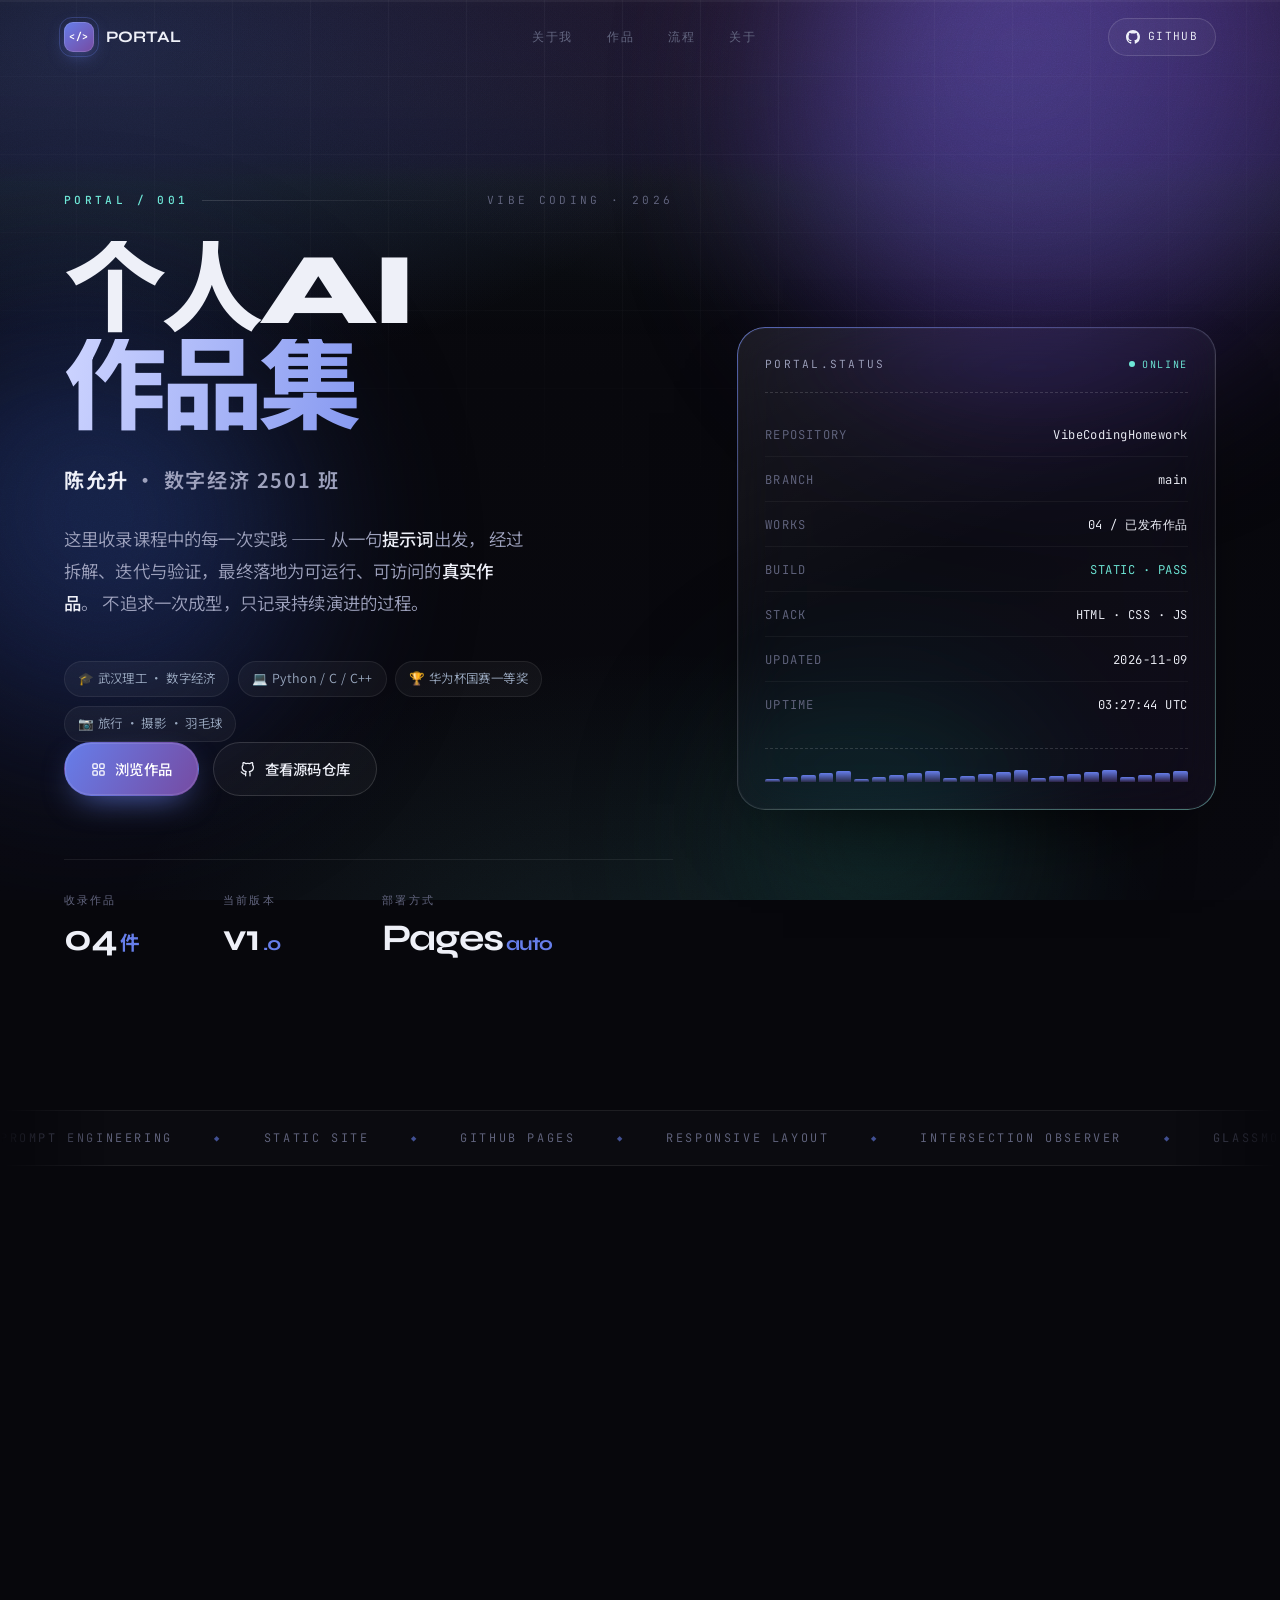
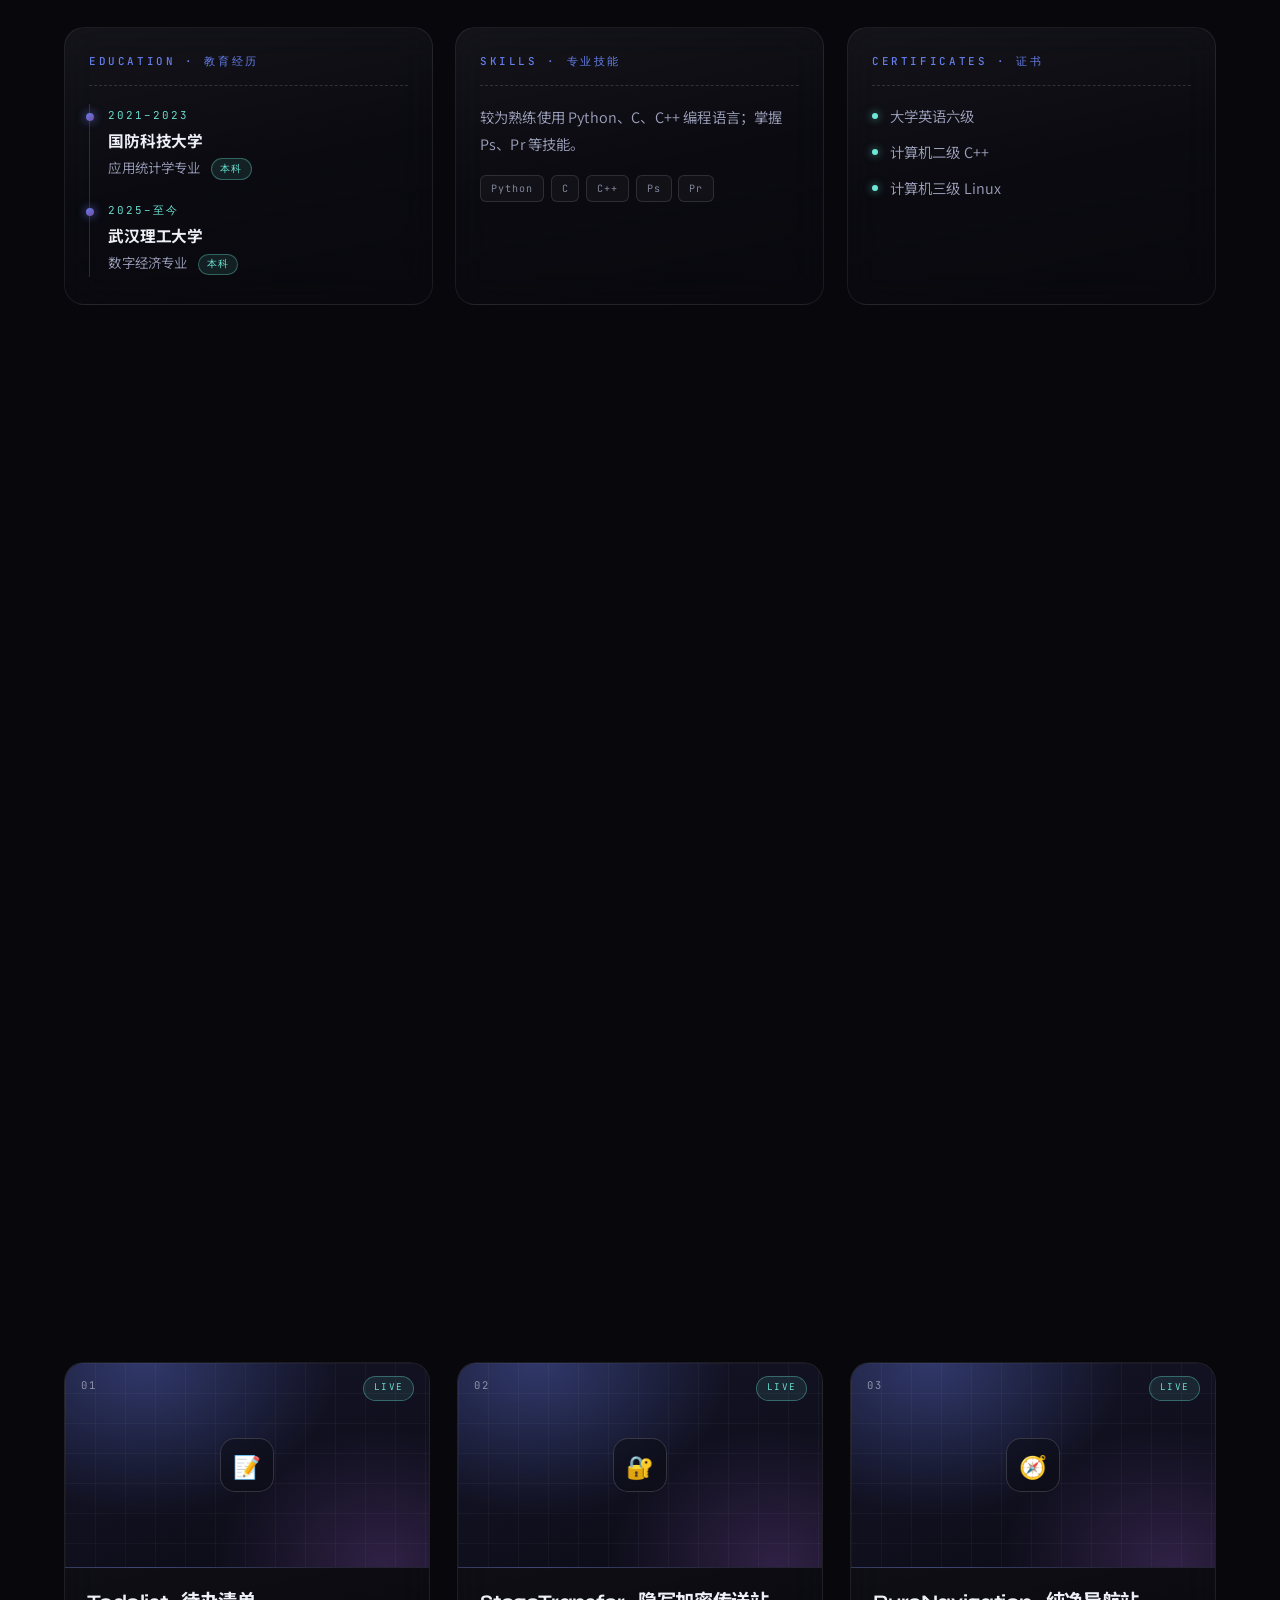
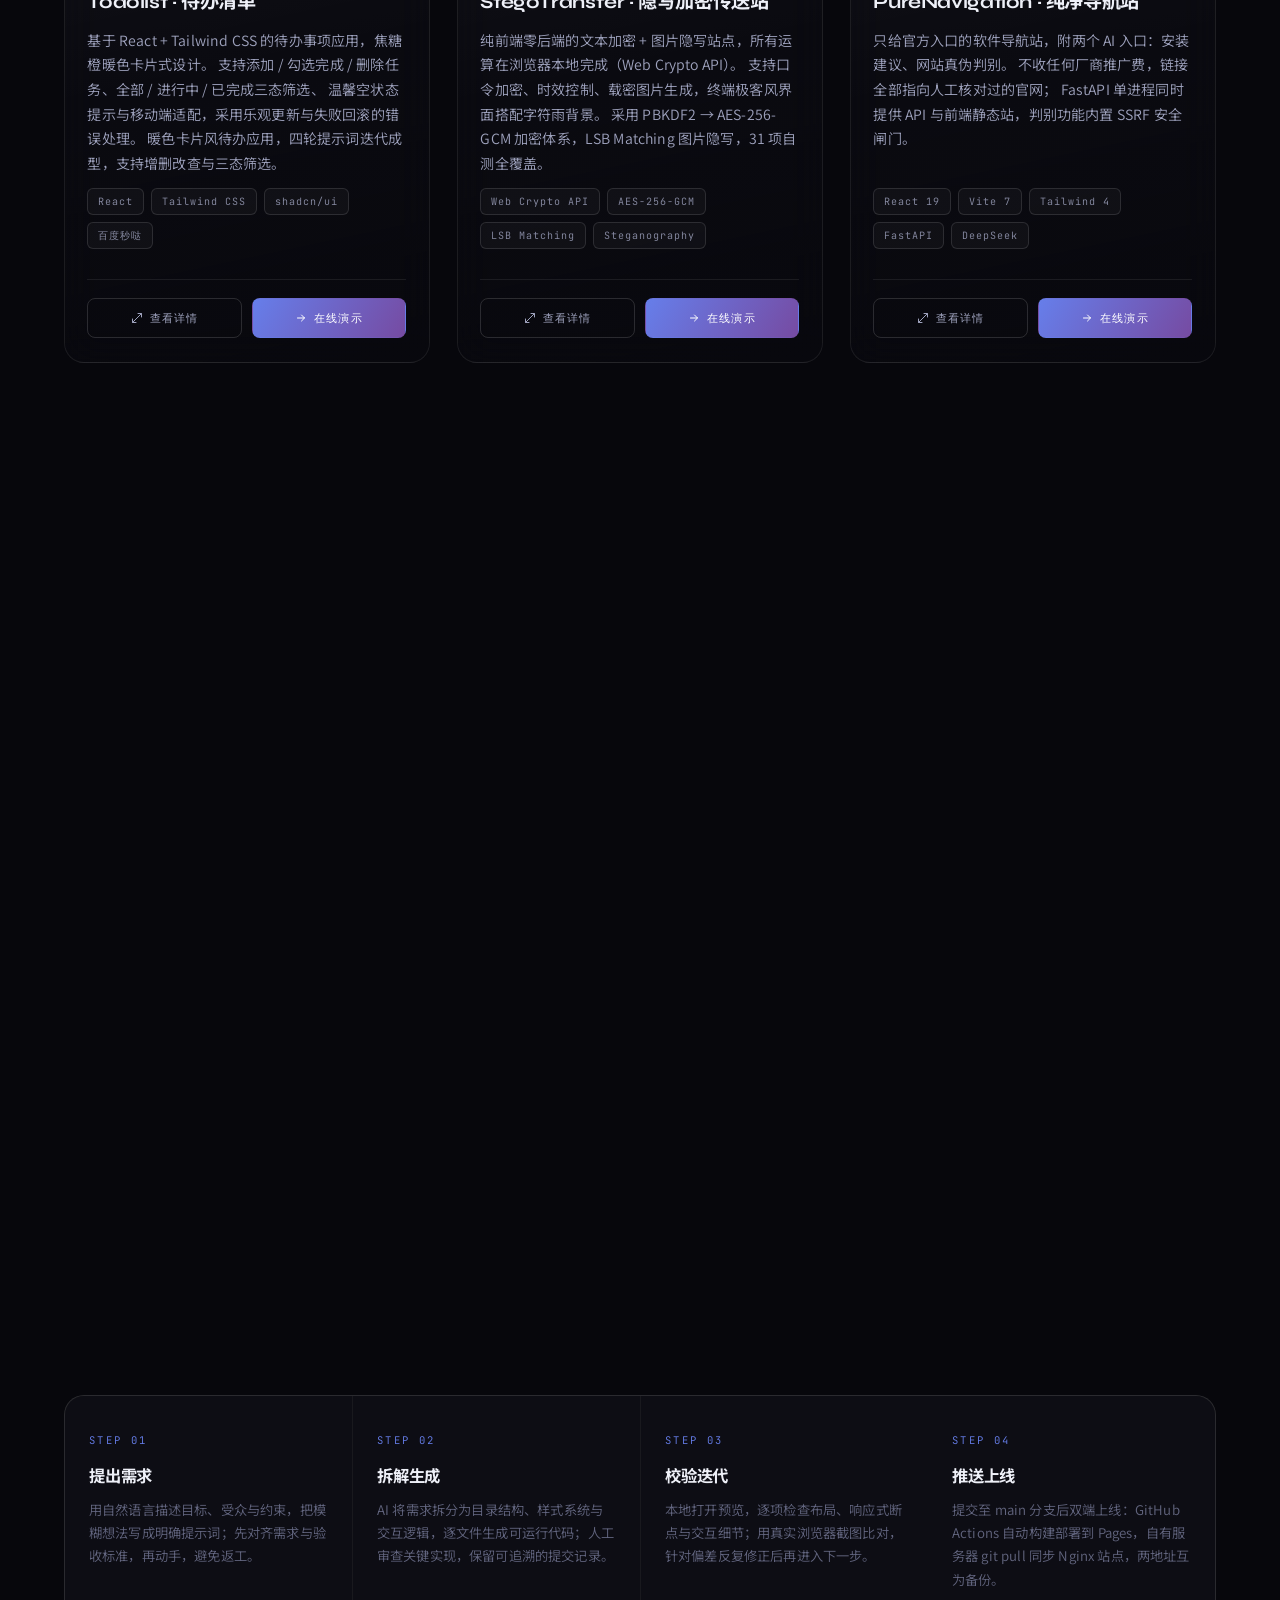
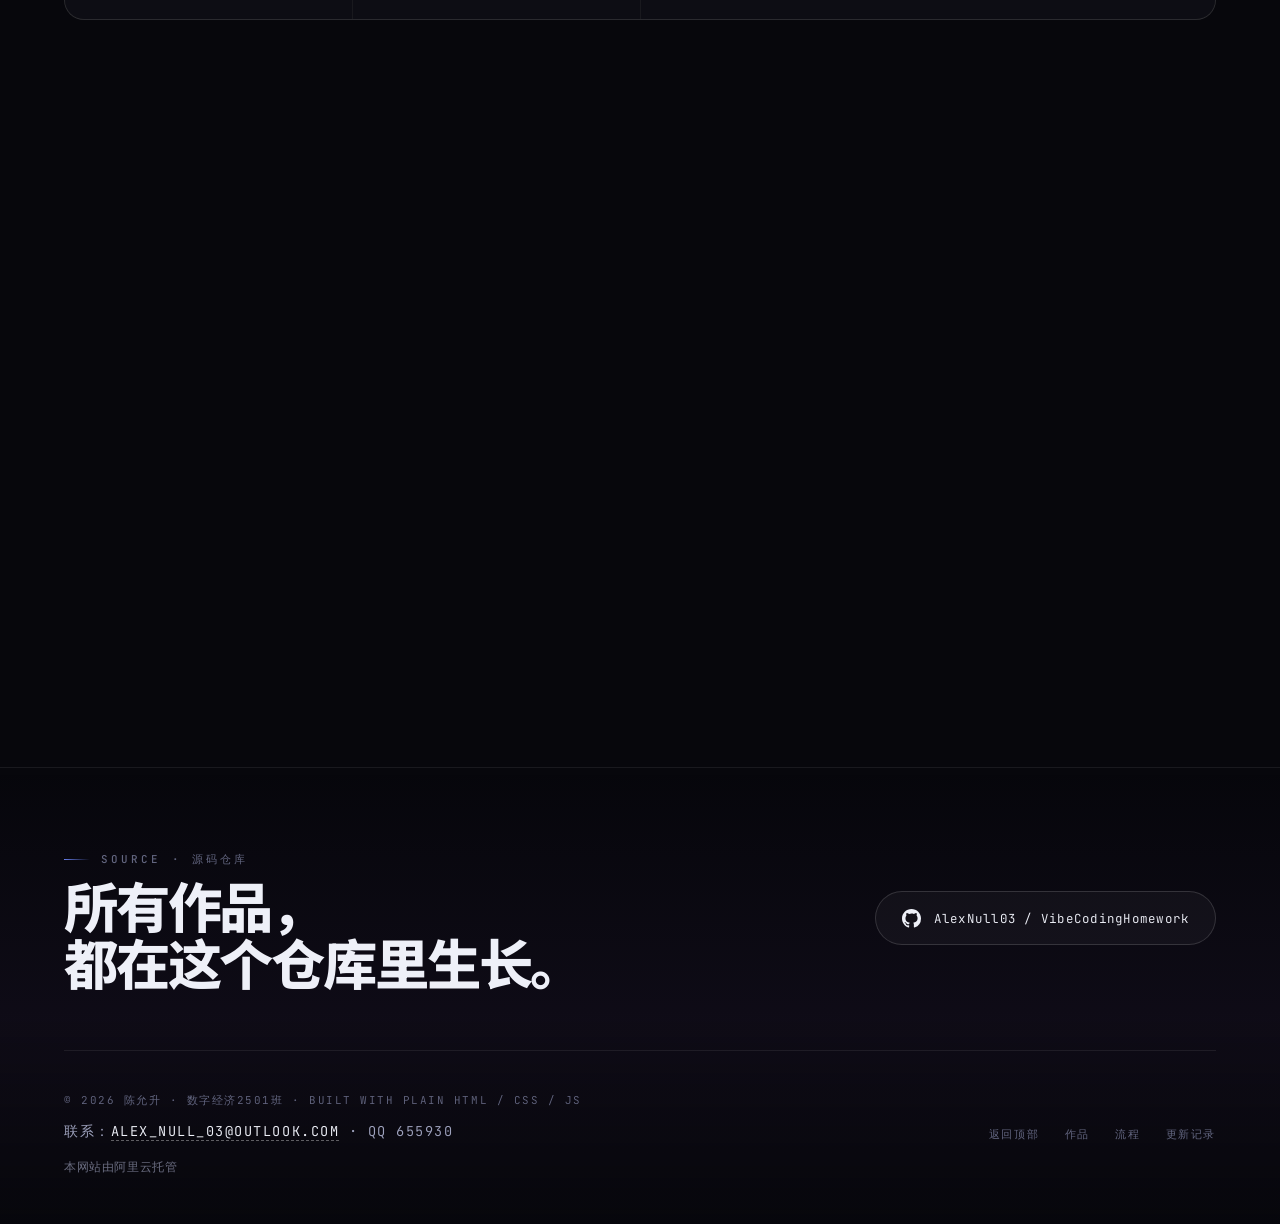
<file: portal/index.html>
<!DOCTYPE html>
<html lang="zh-CN">
<head>
<meta charset="UTF-8">
<meta name="viewport" content="width=device-width, initial-scale=1, viewport-fit=cover">
<meta name="theme-color" content="#07070c">
<title>个人AI作品集 · Portal</title>
<meta name="description" content="个人AI作品集 —— 记录每一次从提示词到成品的创作过程。">
<meta name="author" content="陈允升 · 数字经济2501班">

<!-- Open Graph -->
<meta property="og:type" content="website">
<meta property="og:title" content="个人AI作品集 · Portal">
<meta property="og:description" content="深色科技风作品展示门户，记录每一次从提示词到成品的创作过程。">
<meta property="og:locale" content="zh_CN">

<!-- Favicon（内联 SVG，无外部依赖） -->
<link rel="icon" href="data:image/svg+xml,%3Csvg xmlns='http://www.w3.org/2000/svg' viewBox='0 0 32 32'%3E%3Cdefs%3E%3ClinearGradient id='g' x1='0' y1='0' x2='1' y2='1'%3E%3Cstop offset='0' stop-color='%23667eea'/%3E%3Cstop offset='1' stop-color='%23764ba2'/%3E%3C/linearGradient%3E%3C/defs%3E%3Crect width='32' height='32' rx='8' fill='url(%23g)'/%3E%3Cpath d='M11 11l-4 5 4 5M21 11l4 5-4 5' stroke='%23fff' stroke-width='2.2' fill='none' stroke-linecap='round' stroke-linejoin='round'/%3E%3C/svg%3E">

<!-- Fonts: Syne（展示） / Noto Sans SC（正文） / JetBrains Mono（技术标签） -->
<link rel="preconnect" href="https://fonts.googleapis.com">
<link rel="preconnect" href="https://fonts.gstatic.com" crossorigin>
<link href="https://fonts.googleapis.com/css2?family=Syne:wght@600;700;800&family=Noto+Sans+SC:wght@300;400;500;700&family=JetBrains+Mono:wght@400;500;700&display=swap" rel="stylesheet">

<link rel="stylesheet" href="css/style.css">
</head>

<body>

<!-- ══ 环境背景层 ══════════════════════════════════════════════ -->
<div class="bg" aria-hidden="true">
  <div class="bg__wash"></div>
  <div class="bg__orb bg__orb--a" data-parallax="0.045"></div>
  <div class="bg__orb bg__orb--b" data-parallax="-0.03"></div>
  <div class="bg__orb bg__orb--c" data-parallax="0.02"></div>
  <div class="bg__grid"></div>
  <div class="bg__scan"></div>
  <div class="bg__grain"></div>
  <div class="bg__spot"></div>
</div>

<!-- 滚动进度条 -->
<div class="scrollbar" aria-hidden="true"><i></i></div>

<div class="shell">

  <!-- ══ 导航 ════════════════════════════════════════════════ -->
  <header class="nav">
    <div class="wrap nav__in">
      <a class="brand" href="#top" aria-label="返回顶部">
        <span class="brand__mark"><span>&lt;/&gt;</span></span>
        <span class="txt">PORTAL</span>
      </a>

      <nav class="nav__links" aria-label="主导航">
        <a class="nav__link" href="#profile">关于我</a>
        <a class="nav__link" href="#works">作品</a>
        <a class="nav__link" href="#pipeline">流程</a>
        <a class="nav__link" href="#about">关于</a>
      </nav>

      <a class="nav__cta" href="https://github.com/AlexNull03/VibeCodingHomework" target="_blank" rel="noopener noreferrer">
        <svg viewBox="0 0 16 16" fill="currentColor" aria-hidden="true">
          <path d="M8 0C3.58 0 0 3.58 0 8c0 3.54 2.29 6.53 5.47 7.59.4.07.55-.17.55-.38 0-.19-.01-.82-.01-1.49-2.01.37-2.53-.49-2.69-.94-.09-.23-.48-.94-.82-1.13-.28-.15-.68-.52-.01-.53.63-.01 1.08.58 1.23.82.72 1.21 1.87.87 2.33.66.07-.52.28-.87.51-1.07-1.78-.2-3.64-.89-3.64-3.95 0-.87.31-1.59.82-2.15-.08-.2-.36-1.02.08-2.12 0 0 .67-.21 2.2.82a7.4 7.4 0 0 1 2-.27c.68 0 1.36.09 2 .27 1.53-1.04 2.2-.82 2.2-.82.44 1.1.16 1.92.08 2.12.51.56.82 1.27.82 2.15 0 3.07-1.87 3.75-3.65 3.95.29.25.54.73.54 1.48 0 1.07-.01 1.93-.01 2.2 0 .21.15.46.55.38A8.01 8.01 0 0 0 16 8c0-4.42-3.58-8-8-8Z"/>
        </svg>
        GitHub
      </a>
    </div>
  </header>

  <main id="top">

    <!-- ══ HERO ══════════════════════════════════════════════ -->
    <section class="hero">
      <div class="wrap hero__in">

        <div class="hero__lead">
          <p class="hero__idx">
            <b>PORTAL / 001</b>
            <span class="rule"></span>
            <span>VIBE CODING · 2026</span>
          </p>

          <h1 class="hero__title">
            <span class="ln"><i>个人AI</i></span>
            <span class="ln"><i class="grad-text">作品集</i></span>
          </h1>

          <p class="hero__by"><b>陈允升</b> · 数字经济 2501 班</p>

          <p class="hero__sub">
            这里收录课程中的每一次实践 —— 从一句<strong>提示词</strong>出发，
            经过拆解、迭代与验证，最终落地为可运行、可访问的<strong>真实作品</strong>。
            不追求一次成型，只记录持续演进的过程。
          </p>

          <div class="hero__facts" aria-label="核心简历信息">
            <span class="fact">🎓 武汉理工 · 数字经济</span>
            <span class="fact">💻 Python / C / C++</span>
            <span class="fact">🏆 华为杯国赛一等奖</span>
            <span class="fact">📷 旅行 · 摄影 · 羽毛球</span>
          </div>

          <div class="hero__acts">
            <a class="btn btn--fill" href="#works">
              <svg viewBox="0 0 24 24" fill="none" stroke="currentColor" stroke-width="2" stroke-linecap="round" stroke-linejoin="round" aria-hidden="true">
                <rect x="3" y="3" width="7" height="7" rx="1.5"/><rect x="14" y="3" width="7" height="7" rx="1.5"/>
                <rect x="3" y="14" width="7" height="7" rx="1.5"/><rect x="14" y="14" width="7" height="7" rx="1.5"/>
              </svg>
              浏览作品
            </a>
            <a class="btn btn--ghost" href="https://github.com/AlexNull03/VibeCodingHomework" target="_blank" rel="noopener noreferrer">
              <svg viewBox="0 0 24 24" fill="none" stroke="currentColor" stroke-width="2" stroke-linecap="round" stroke-linejoin="round" aria-hidden="true">
                <path d="M9 19c-5 1.5-5-2.5-7-3m14 6v-3.87a3.37 3.37 0 0 0-.94-2.61c3.14-.35 6.44-1.54 6.44-7A5.44 5.44 0 0 0 20 4.77 5.07 5.07 0 0 0 19.91 1S18.73.65 16 2.48a13.38 13.38 0 0 0-7 0C6.27.65 5.09 1 5.09 1A5.07 5.07 0 0 0 5 4.77a5.44 5.44 0 0 0-1.5 3.78c0 5.42 3.3 6.61 6.44 7A3.37 3.37 0 0 0 9 18.13V22"/>
              </svg>
              查看源码仓库
            </a>
          </div>

          <dl class="hero__rail">
            <div class="stat">
              <dt class="stat__k">收录作品</dt>
              <dd class="stat__n"><span data-count>00</span><em>件</em></dd>
            </div>
            <div class="stat">
              <dt class="stat__k">当前版本</dt>
              <dd class="stat__n">v1<em>.0</em></dd>
            </div>
            <div class="stat">
              <dt class="stat__k">部署方式</dt>
              <dd class="stat__n">Pages<em>auto</em></dd>
            </div>
          </dl>
        </div>

        <!-- 右侧：状态面板 -->
        <aside class="panel" aria-label="门户运行状态">
          <div class="panel__bar">
            <span class="panel__name">PORTAL.STATUS</span>
            <span class="live"><i class="live__dot"></i>Online</span>
          </div>

          <dl class="rows">
            <div class="row">
              <dt>REPOSITORY</dt>
              <dd>VibeCodingHomework</dd>
            </div>
            <div class="row">
              <dt>BRANCH</dt>
              <dd>main</dd>
            </div>
            <div class="row">
              <dt>WORKS</dt>
              <dd><span data-count>00</span> / <span data-count-label>待发布作品</span></dd>
            </div>
            <div class="row">
              <dt>BUILD</dt>
              <dd><span class="ok">STATIC · PASS</span></dd>
            </div>
            <div class="row">
              <dt>STACK</dt>
              <dd>HTML · CSS · JS</dd>
            </div>
            <div class="row">
              <dt>UPDATED</dt>
              <dd data-updated="2026-11-09">2026-11-09</dd>
            </div>
            <div class="row">
              <dt>UPTIME</dt>
              <dd><span data-clock>--:--:-- UTC</span></dd>
            </div>
          </dl>

          <div class="wave" aria-hidden="true">
            <i></i><i></i><i></i><i></i><i></i><i></i><i></i><i></i>
            <i></i><i></i><i></i><i></i><i></i><i></i><i></i><i></i>
            <i></i><i></i><i></i><i></i><i></i><i></i><i></i><i></i>
          </div>
        </aside>

      </div>
    </section>

    <!-- ══ 跑马灯 ════════════════════════════════════════════ -->
    <div class="ticker" aria-hidden="true">
      <div class="ticker__track">
        <div class="ticker__set">
          <span>Prompt Engineering</span>
          <span>Static Site</span>
          <span>GitHub Pages</span>
          <span>Responsive Layout</span>
          <span>Intersection Observer</span>
          <span>Glassmorphism</span>
          <span>Vanilla JavaScript</span>
          <span>Design System</span>
        </div>
      </div>
    </div>

    <!-- ══ 作品展示 ══════════════════════════════════════════ -->
    <!-- ══ 关于我 / 个人经历 ══════════════════════════════════ -->
    <section class="sec" id="profile">
      <div class="wrap">

        <div class="sec__head rv rv--mask">
          <div>
            <p class="eyebrow">Profile · 关于我</p>
            <h2 class="sec__t">代码之外，<br>是一条持续生长的<span class="grad-text">个人轨迹</span></h2>
            <p class="sec__d">教育经历、专业技能、证书、获奖记录与兴趣爱好，逐条如实陈列。</p>
          </div>
          <p class="sec__no">陈允升 · RESUME</p>
        </div>

        <div class="profile__grid" data-stagger>

          <!-- 教育经历 -->
          <article class="bio rv">
            <p class="bio__label">Education · 教育经历</p>
            <ol class="tl">
              <li class="tl__item">
                <span class="tl__when">2021–2023</span>
                <p class="tl__t">国防科技大学</p>
                <p class="tl__d">应用统计学专业 <span class="bio__badge">本科</span></p>
              </li>
              <li class="tl__item">
                <span class="tl__when">2025–至今</span>
                <p class="tl__t">武汉理工大学</p>
                <p class="tl__d">数字经济专业 <span class="bio__badge">本科</span></p>
              </li>
            </ol>
          </article>

          <!-- 专业技能 -->
          <article class="bio rv">
            <p class="bio__label">Skills · 专业技能</p>
            <p class="bio__txt">较为熟练使用 Python、C、C++ 编程语言；掌握 Ps、Pr 等技能。</p>
            <div class="tags">
              <span class="tag">Python</span>
              <span class="tag">C</span>
              <span class="tag">C++</span>
              <span class="tag">Ps</span>
              <span class="tag">Pr</span>
            </div>
          </article>

          <!-- 证书 -->
          <article class="bio rv">
            <p class="bio__label">Certificates · 证书</p>
            <ul class="bio__list">
              <li>大学英语六级</li>
              <li>计算机二级 C++</li>
              <li>计算机三级 Linux</li>
            </ul>
          </article>

          <!-- 获奖 -->
          <article class="bio rv">
            <p class="bio__label">Awards · 获奖</p>
            <ol class="tl">
              <li class="tl__item">
                <span class="tl__when">2023</span>
                <p class="tl__t">华为杯中国研究生网络安全大赛</p>
                <p class="tl__d">揭榜挑战赛 · 国赛一等奖</p>
              </li>
              <li class="tl__item">
                <span class="tl__when">2026</span>
                <p class="tl__t">中国高校计算机大赛网络技术赛</p>
                <p class="tl__d">A-ST 赛道 · 华中赛区三等奖</p>
              </li>
            </ol>
          </article>

          <!-- 兴趣爱好 -->
          <article class="bio rv">
            <p class="bio__label">Interests · 兴趣爱好</p>
            <p class="bio__txt">代码之外的三个支点：用旅行拓宽视野、用摄影记录瞬间、用羽毛球保持节奏。</p>
            <div class="tags">
              <span class="tag">✈️ 旅行</span>
              <span class="tag">📷 摄影</span>
              <span class="tag">🏸 羽毛球</span>
            </div>
          </article>

          <article class="bio rv">
            <p class="bio__label">Contact · 联系方式</p>
            <ul class="bio__list">
              <li>邮箱：<a class="bio__link" href="mailto:alex_null_03@outlook.com">alex_null_03@outlook.com</a></li>
              <li>QQ：655930</li>
            </ul>
          </article>

        </div>

        <!-- 佐证材料 -->
        <div class="certs rv">
          <p class="eyebrow">Evidence · 佐证材料</p>
          <div class="certs__grid" data-stagger>
            <figure class="cert rv">
              <img src="assets/certs/cert-huawei-2023.jpeg" alt="华为杯第二届中国研究生网络安全创新大赛 揭榜挑战赛一等奖" loading="lazy">
              <figcaption>华为杯·揭榜挑战赛 一等奖（2023）</figcaption>
            </figure>
            <figure class="cert rv">
              <img src="assets/certs/cert-ncre2-cpp.jpeg" alt="全国计算机等级考试二级 C++ 合格证书" loading="lazy">
              <figcaption>计算机二级 C++（2023）</figcaption>
            </figure>
            <figure class="cert rv">
              <img src="assets/certs/cert-ncre3-linux.jpeg" alt="全国计算机等级考试三级 Linux 合格证书" loading="lazy">
              <figcaption>计算机三级 Linux（2026）</figcaption>
            </figure>
            <figure class="cert rv">
              <img src="assets/certs/cert-cccc-2026.jpeg" alt="2026 中国高校计算机大赛网络技术挑战赛 华中赛区三等奖" loading="lazy">
              <figcaption>计算机大赛·华中赛区 三等奖（2026）</figcaption>
            </figure>
          </div>
        </div>

      </div>
    </section>

    <section class="sec" id="works">
      <div class="wrap">

        <div class="sec__head rv rv--mask">
          <div>
            <p class="eyebrow">Selected Works · 作品陈列</p>
            <h2 class="sec__t">每一件作品，<br>都是一次完整的<span class="grad-text">推理落地</span></h2>
            <p class="sec__d">按课程进度顺序陈列。卡片内含项目说明、技术栈标签、源码与在线演示入口。</p>
          </div>
          <p class="sec__no">[ <span data-count>00</span> ]</p>
        </div>

        <!-- 作品卡片网格：作品添加后由 main.js 自动显示 -->
        <div class="grid" id="works-grid" data-stagger hidden>

          <!-- ══════════════════════════════════════════════════════════
               作品卡片模板 · CARD TEMPLATE
               添加新作品时，复制下面整段 <article> 到 #works-grid 内即可。
               计数、空状态切换、错峰淡入动画均由 js/main.js 自动处理。
               字段说明：
                 .card__no       序号，如 01 / 02
                 .card__status   状态标签，如 LIVE / WIP / ARCHIVED
                 .card__glyph    项目图标（emoji 或替换为 <img>）
                 .card__title    项目名称
                 .card__desc     一句话简介
                 .tag            技术栈标签，可增减
                 .mini           左：查看详情（源码/文档） 右：在线演示
               ══════════════════════════════════════════════════════════

          <article class="card rv">
            <div class="card__thumb">
              <span class="card__no">01</span>
              <span class="card__status">LIVE</span>
              <span class="card__glyph">🛰</span>
            </div>
            <div class="card__body">
              <h3 class="card__title">项目名称</h3>
              <p class="card__desc">用一句话说明这个作品解决了什么问题，以及它最值得被记住的那个细节。</p>
              <div class="tags">
                <span class="tag">HTML5</span>
                <span class="tag">CSS3</span>
                <span class="tag">JavaScript</span>
              </div>
              <div class="card__acts">
                <a class="mini" href="#" target="_blank" rel="noopener noreferrer">
                  <svg viewBox="0 0 24 24" fill="none" stroke="currentColor" stroke-width="2" stroke-linecap="round" stroke-linejoin="round"><path d="M14 3h7v7"/><path d="M10 21H3v-7"/><path d="M21 3l-9 9"/><path d="M3 21l9-9"/></svg>
                  查看详情
                </a>
                <a class="mini mini--solid" href="#" target="_blank" rel="noopener noreferrer">
                  <svg viewBox="0 0 24 24" fill="none" stroke="currentColor" stroke-width="2" stroke-linecap="round" stroke-linejoin="round"><path d="M5 12h14"/><path d="M13 6l6 6-6 6"/></svg>
                  在线演示
                </a>
              </div>
            </div>
          </article>

          ══════════════════════════════════════════════════════════ -->

          <!-- 作品 01 · Todolist 待办清单 -->
          <article class="card rv">
            <div class="card__thumb">
              <span class="card__no">01</span>
              <span class="card__status">LIVE</span>
              <span class="card__glyph">📝</span>
            </div>
            <div class="card__body">
              <h3 class="card__title">Todolist · 待办清单</h3>
              <p class="card__desc">
                基于 React + Tailwind CSS 的待办事项应用，焦糖橙暖色卡片式设计。
                支持添加 / 勾选完成 / 删除任务、全部 / 进行中 / 已完成三态筛选、
                温馨空状态提示与移动端适配，采用乐观更新与失败回滚的错误处理。
                暖色卡片风待办应用，四轮提示词迭代成型，支持增删改查与三态筛选。
              </p>
              <div class="tags">
                <span class="tag">React</span>
                <span class="tag">Tailwind CSS</span>
                <span class="tag">shadcn/ui</span>
                <span class="tag">百度秒哒</span>
              </div>
              <div class="card__acts">
                <a class="mini" href="https://github.com/AlexNull03/VibeCodingHomework/blob/main/Todolist/introduce.md" target="_blank" rel="noopener noreferrer">
                  <svg viewBox="0 0 24 24" fill="none" stroke="currentColor" stroke-width="2" stroke-linecap="round" stroke-linejoin="round"><path d="M14 3h7v7"/><path d="M10 21H3v-7"/><path d="M21 3l-9 9"/><path d="M3 21l9-9"/></svg>
                  查看详情
                </a>
                <a class="mini mini--solid" href="https://app-ee2c6ujdy9z5.miaoda.online" target="_blank" rel="noopener noreferrer">
                  <svg viewBox="0 0 24 24" fill="none" stroke="currentColor" stroke-width="2" stroke-linecap="round" stroke-linejoin="round"><path d="M5 12h14"/><path d="M13 6l6 6-6 6"/></svg>
                  在线演示
                </a>
              </div>
            </div>
          </article>

          <!-- 作品 02 · StegoTransfer 隐写加密传送站 -->
          <article class="card rv">
            <div class="card__thumb">
              <span class="card__no">02</span>
              <span class="card__status">LIVE</span>
              <span class="card__glyph">🔐</span>
            </div>
            <div class="card__body">
              <h3 class="card__title">StegoTransfer · 隐写加密传送站</h3>
              <p class="card__desc">
                纯前端零后端的文本加密 + 图片隐写站点，所有运算在浏览器本地完成（Web Crypto API）。
                支持口令加密、时效控制、载密图片生成，终端极客风界面搭配字符雨背景。
                采用 PBKDF2 → AES-256-GCM 加密体系，LSB Matching 图片隐写，31 项自测全覆盖。
              </p>
              <div class="tags">
                <span class="tag">Web Crypto API</span>
                <span class="tag">AES-256-GCM</span>
                <span class="tag">LSB Matching</span>
                <span class="tag">Steganography</span>
              </div>
              <div class="card__acts">
                <a class="mini" href="./StegoTransfer" target="_blank" rel="noopener noreferrer">
                  <svg viewBox="0 0 24 24" fill="none" stroke="currentColor" stroke-width="2" stroke-linecap="round" stroke-linejoin="round"><path d="M14 3h7v7"/><path d="M10 21H3v-7"/><path d="M21 3l-9 9"/><path d="M3 21l9-9"/></svg>
                  查看详情
                </a>
                <a class="mini mini--solid" href="https://www.alexcn.work/Work2/Qoder/" target="_blank" rel="noopener noreferrer">
                  <svg viewBox="0 0 24 24" fill="none" stroke="currentColor" stroke-width="2" stroke-linecap="round" stroke-linejoin="round"><path d="M5 12h14"/><path d="M13 6l6 6-6 6"/></svg>
                  在线演示
                </a>
              </div>
            </div>
          </article>

          <!-- 作品 03 · PureNavigation 纯净导航站 -->
          <article class="card rv">
            <div class="card__thumb">
              <span class="card__no">03</span>
              <span class="card__status">LIVE</span>
              <span class="card__glyph">🧭</span>
            </div>
            <div class="card__body">
              <h3 class="card__title">PureNavigation · 纯净导航站</h3>
              <p class="card__desc">
                只给官方入口的软件导航站，附两个 AI 入口：安装建议、网站真伪判别。
                不收任何厂商推广费，链接全部指向人工核对过的官网；
                FastAPI 单进程同时提供 API 与前端静态站，判别功能内置 SSRF 安全闸门。
              </p>
              <div class="tags">
                <span class="tag">React 19</span>
                <span class="tag">Vite 7</span>
                <span class="tag">Tailwind 4</span>
                <span class="tag">FastAPI</span>
                <span class="tag">DeepSeek</span>
              </div>
              <div class="card__acts">
                <a class="mini" href="https://github.com/AlexNull03/PureNavigation" target="_blank" rel="noopener noreferrer">
                  <svg viewBox="0 0 24 24" fill="none" stroke="currentColor" stroke-width="2" stroke-linecap="round" stroke-linejoin="round"><path d="M14 3h7v7"/><path d="M10 21H3v-7"/><path d="M21 3l-9 9"/><path d="M3 21l9-9"/></svg>
                  查看详情
                </a>
                <a class="mini mini--solid" href="https://www.alexcn.work/PureNavigation/main/" target="_blank" rel="noopener noreferrer">
                  <svg viewBox="0 0 24 24" fill="none" stroke="currentColor" stroke-width="2" stroke-linecap="round" stroke-linejoin="round"><path d="M5 12h14"/><path d="M13 6l6 6-6 6"/></svg>
                  在线演示
                </a>
              </div>
            </div>
          </article>

          <!-- 作品 04 · AI销售作战室 多 Agent 决策指挥台 -->
          <article class="card rv">
            <div class="card__thumb">
              <span class="card__no">04</span>
              <span class="card__status">LIVE</span>
              <span class="card__glyph">🎯</span>
            </div>
            <div class="card__body">
              <h3 class="card__title">AI销售作战室 · 多 Agent 决策指挥台</h3>
              <p class="card__desc">
                FastAPI + WebSocket 实时驱动的多 Agent 销售决策系统。
                三位 Copilot（销售/主管/技术）各自调用真实大模型独立评估打分，
                Orchestrator 按思维链对三份评分动态加权，汇总输出最终行动指令；
                支持导入 PDF / Word / XLSX 等客户背景材料，评估过程实时推送。
              </p>
              <div class="tags">
                <span class="tag">FastAPI</span>
                <span class="tag">WebSocket</span>
                <span class="tag">Multi-Agent</span>
                <span class="tag">Qwen LLM</span>
              </div>
              <div class="card__acts">
                <a class="mini mini--solid" href="https://www.alexcn.work/SalesWarRoom/" target="_blank" rel="noopener noreferrer">
                  <svg viewBox="0 0 24 24" fill="none" stroke="currentColor" stroke-width="2" stroke-linecap="round" stroke-linejoin="round"><path d="M5 12h14"/><path d="M13 6l6 6-6 6"/></svg>
                  在线演示
                </a>
              </div>
            </div>
          </article>

        </div>

        <!-- 空状态：当 #works-grid 内没有 .card 时自动展示 -->
        <div class="empty rv" id="empty-state">
          <span class="empty__cnr empty__cnr--tl"></span>
          <span class="empty__cnr empty__cnr--tr"></span>
          <span class="empty__cnr empty__cnr--bl"></span>
          <span class="empty__cnr empty__cnr--br"></span>

          <div class="empty__orb" aria-hidden="true"><span class="empty__core"></span></div>

          <h3 class="empty__t">作品即将上线，敬请期待</h3>
          <p class="empty__d">
            陈列架已经搭好，灯光也已就位。第一件作品正在从提示词走向成品，
            完成后会立即出现在这个位置。
          </p>
          <p class="empty__meta"><b>●</b> STATUS · WAITING FOR FIRST DROP</p>
        </div>

      </div>
    </section>

    <!-- ══ 创作流程 ══════════════════════════════════════════ -->
    <section class="sec" id="pipeline">
      <div class="wrap">

        <div class="sec__head rv rv--mask">
          <div>
            <p class="eyebrow">Workflow · 创作流程</p>
            <h2 class="sec__t">从一句话，<br>到一个可访问的<span class="grad-text">线上地址</span></h2>
          </div>
          <p class="sec__no">04 STEPS</p>
        </div>

        <div class="pipe rv" data-stagger>
          <div class="pipe__cell rv">
            <p class="pipe__n">STEP 01</p>
            <h3 class="pipe__t">提出需求</h3>
            <p class="pipe__d">用自然语言描述目标、受众与约束，把模糊想法写成明确提示词；先对齐需求与验收标准，再动手，避免返工。</p>
          </div>
          <div class="pipe__cell rv">
            <p class="pipe__n">STEP 02</p>
            <h3 class="pipe__t">拆解生成</h3>
            <p class="pipe__d">AI 将需求拆分为目录结构、样式系统与交互逻辑，逐文件生成可运行代码；人工审查关键实现，保留可追溯的提交记录。</p>
          </div>
          <div class="pipe__cell rv">
            <p class="pipe__n">STEP 03</p>
            <h3 class="pipe__t">校验迭代</h3>
            <p class="pipe__d">本地打开预览，逐项检查布局、响应式断点与交互细节；用真实浏览器截图比对，针对偏差反复修正后再进入下一步。</p>
          </div>
          <div class="pipe__cell rv">
            <p class="pipe__n">STEP 04</p>
            <h3 class="pipe__t">推送上线</h3>
            <p class="pipe__d">提交至 main 分支后双端上线：GitHub Actions 自动构建部署到 Pages，自有服务器 git pull 同步 Nginx 站点，两地址互为备份。</p>
          </div>
        </div>

      </div>
    </section>

    <!-- ══ 关于 ══════════════════════════════════════════════ -->
    <section class="sec" id="about">
      <div class="wrap">
        <div class="sec__head rv rv--mask">
          <div>
            <p class="eyebrow">About · 关于本站</p>
            <h2 class="sec__t">一个纯粹的<span class="grad-text">静态门户</span></h2>
            <p class="sec__d">
              不使用任何框架与构建工具，仅由 HTML、CSS 与原生 JavaScript 构成，
              推送即可通过 GitHub Pages 直接访问。所有更新记录都保存在仓库的
              <code>progress.md</code> 中，可追溯每一次改动的动机与细节。
            </p>
            <p class="sec__d" style="margin-top:1.25rem;">
              本站由 <strong class="grad-text">陈允升</strong>（数字经济2501班）于 AI 编程课中创作与维护。
            </p>
          </div>
          <p class="sec__no">NO BUILD · NO DEPS</p>
        </div>
      </div>
    </section>

  </main>

  <!-- ══ 页脚 ════════════════════════════════════════════════ -->
  <footer class="foot">
    <div class="wrap">

      <div class="foot__top rv">
        <div>
          <p class="eyebrow">Source · 源码仓库</p>
          <h2 class="foot__t">所有作品，<br>都在这个仓库里生长。</h2>
        </div>
        <a class="gh" href="https://github.com/AlexNull03/VibeCodingHomework" target="_blank" rel="noopener noreferrer">
          <svg viewBox="0 0 16 16" fill="currentColor" aria-hidden="true">
            <path d="M8 0C3.58 0 0 3.58 0 8c0 3.54 2.29 6.53 5.47 7.59.4.07.55-.17.55-.38 0-.19-.01-.82-.01-1.49-2.01.37-2.53-.49-2.69-.94-.09-.23-.48-.94-.82-1.13-.28-.15-.68-.52-.01-.53.63-.01 1.08.58 1.23.82.72 1.21 1.87.87 2.33.66.07-.52.28-.87.51-1.07-1.78-.2-3.64-.89-3.64-3.95 0-.87.31-1.59.82-2.15-.08-.2-.36-1.02.08-2.12 0 0 .67-.21 2.2.82a7.4 7.4 0 0 1 2-.27c.68 0 1.36.09 2 .27 1.53-1.04 2.2-.82 2.2-.82.44 1.1.16 1.92.08 2.12.51.56.82 1.27.82 2.15 0 3.07-1.87 3.75-3.65 3.95.29.25.54.73.54 1.48 0 1.07-.01 1.93-.01 2.2 0 .21.15.46.55.38A8.01 8.01 0 0 0 16 8c0-4.42-3.58-8-8-8Z"/>
          </svg>
          AlexNull03 / VibeCodingHomework
        </a>
      </div>

      <div class="foot__bot">
        <div>
          <p>© <span data-year>2026</span> 陈允升 · 数字经济2501班 · Built with plain HTML / CSS / JS</p>
          <p class="foot__contact">联系：<a href="mailto:alex_null_03@outlook.com">alex_null_03@outlook.com</a> · QQ 655930</p>
          <p class="foot__host" data-host-note hidden>本网站由阿里云托管</p>
        </div>
        <nav aria-label="页脚导航">
          <a href="#top">返回顶部</a>
          <a href="#works">作品</a>
          <a href="#pipeline">流程</a>
          <a href="progress.md" target="_blank" rel="noopener noreferrer">更新记录</a>
        </nav>
      </div>

    </div>
  </footer>

</div><!-- /.shell -->

<script src="js/main.js" defer></script>
</body>
</html>
</file>
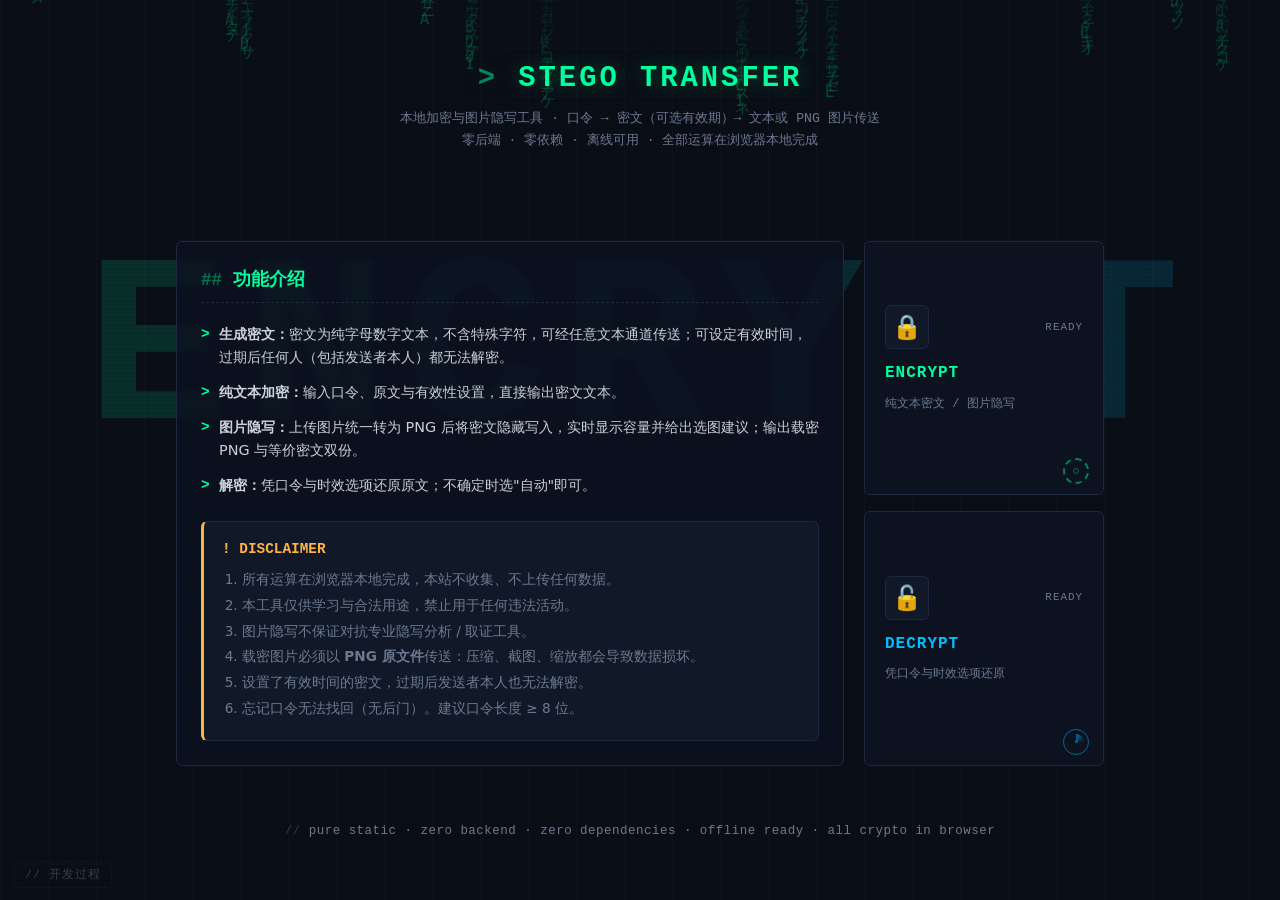
<file: StegoTransfer/index.html>
<!DOCTYPE html>
<html lang="zh-CN">
<head>
<meta charset="UTF-8">
<meta name="viewport" content="width=device-width, initial-scale=1">
<title>Stego Transfer</title>
<link rel="stylesheet" href="./css/style.css">
</head>
<body>

<canvas id="rain" aria-hidden="true"></canvas>
<div class="bg-title" aria-hidden="true">ENCRYPT</div>

<div class="page-wrap">

<header class="site-head">
  <h1>STEGO TRANSFER</h1>
  <p class="tagline">本地加密与图片隐写工具 · 口令 → 密文（可选有效期）→ 文本或 PNG 图片传送<br>零后端 · 零依赖 · 离线可用 · 全部运算在浏览器本地完成</p>
</header>

<div class="main-grid">
<section id="intro" class="section">
  <h2>功能介绍</h2>
  <ul class="feature-list">
    <li><strong>生成密文：</strong>密文为纯字母数字文本，不含特殊字符，可经任意文本通道传送；可设定有效时间，过期后任何人（包括发送者本人）都无法解密。</li>
    <li><strong>纯文本加密：</strong>输入口令、原文与有效性设置，直接输出密文文本。</li>
    <li><strong>图片隐写：</strong>上传图片统一转为 PNG 后将密文隐藏写入，实时显示容量并给出选图建议；输出载密 PNG 与等价密文双份。</li>
    <li><strong>解密：</strong>凭口令与时效选项还原原文；不确定时选"自动"即可。</li>
  </ul>
  <div class="disclaimer">
    <h3>! DISCLAIMER</h3>
    <ol>
      <li>所有运算在浏览器本地完成，本站不收集、不上传任何数据。</li>
      <li>本工具仅供学习与合法用途，禁止用于任何违法活动。</li>
      <li>图片隐写不保证对抗专业隐写分析 / 取证工具。</li>
      <li>载密图片必须以 <strong>PNG 原文件</strong>传送：压缩、截图、缩放都会导致数据损坏。</li>
      <li>设置了有效时间的密文，过期后发送者本人也无法解密。</li>
      <li>忘记口令无法找回（无后门）。建议口令长度 ≥ 8 位。</li>
    </ol>
  </div>
</section>

<aside class="module-rail">
  <nav class="entry-cards">
    <div class="entry-card encrypt-card" data-modal="modal-encrypt" tabindex="0" role="button">
      <div class="card-top">
        <span class="icon">&#x1F512;</span>
        <span class="status"><span class="dot"></span>READY</span>
      </div>
      <strong>ENCRYPT</strong>
      <small>纯文本密文 / 图片隐写</small>
      <div class="eq"><i></i><i></i><i></i><i></i><i></i></div>
      <div class="corner-fx fx-ring" aria-hidden="true"></div>
    </div>
    <div class="entry-card decrypt-card" data-modal="modal-decrypt" tabindex="0" role="button">
      <div class="card-top">
        <span class="icon">&#x1F513;</span>
        <span class="status"><span class="dot"></span>READY</span>
      </div>
      <strong>DECRYPT</strong>
      <small>凭口令与时效选项还原</small>
      <div class="eq"><i></i><i></i><i></i><i></i><i></i></div>
      <div class="corner-fx fx-radar" aria-hidden="true"><i></i></div>
    </div>
  </nav>
</aside>
</div><!-- /.main-grid -->

<footer class="site-foot">
  <p>pure static · zero backend · zero dependencies · offline ready · all crypto in browser</p>
</footer>

</div><!-- /.page-wrap -->

<button type="button" class="devlog-trigger" data-modal="modal-devlog" aria-label="查看开发过程">// 开发过程</button>

<!-- ════════ DEVLOG MODAL ════════ -->
<div class="modal-backdrop" id="modal-devlog">
  <div class="modal-panel dev-modal">
    <div class="modal-header">
      <h2>DEV LOG · 迭代路线</h2>
      <button class="modal-close" type="button" aria-label="关闭">&times;</button>
    </div>
    <div class="modal-body">
      <p class="devlog-note">⚠ 演示期档案：本弹窗含实现细节，正式发布时将整体移除该入口。</p>
      <div class="tl">
        <div class="tl-item">
          <h3>R1 · 立项与规格</h3>
          <blockquote>「创建网站：①生成密文——盐值手动设置为 base 密文的第 16-32 位：有时效则盐值=时间戳整除有效秒数（可加固定值），有效时间秒数（可加固定值）嵌入 16-32 位；无时效则盐值直接随机嵌入。②图像隐写——上传图片转 PNG、计算可写入长度并给选图建议，同时输出载密 PNG 和密文。③页面三段式：介绍+免责声明 / 加密 / 解密；解密提供有时效/无时效/自动三态选项。」</blockquote>
          <p>以 detail.md v1.0 为技术规格：盐字段<b>插入</b>（非替换）base64 第 16 字符后、时效窗口盐 <code>window = ⌊ts/duration⌋</code>、混淆常数 <code>K_TS=104729</code>、<code>K_DUR=7919</code>、三态时效试解。建立 progress.md 全程留痕；由 detail.md 生成 target.md（Trae→Qoder）。</p>
        </div>
        <div class="tl-item">
          <h3>R2 · 编码实现</h3>
          <ul class="tech">
            <li><b>crypto.js：</b>PBKDF2-HMAC-SHA256 ×100000 → AES-256-GCM（Web Crypto API，零依赖）。密码帧 = 版本+标志+IV+密文‖tag；无时效盐字段=12B 随机盐 base64，有时效=补零(duration+K_DUR) 共 16 字符；时效密钥盐=<code>SHA-256(DOMAIN_SEP:(window+K_TS))</code>；自动模式按 [随机盐 → 当前窗口 → 前一窗口] 顺序试解，GCM 验签成功即判定。</li>
            <li><b>stego.js：</b>量化边缘图（通道 &amp;0xF8 后算 4 邻域梯度、阈值 16）保证收发候选像素集逐像素一致；LSB Matching ±1 且方向不跨量化桶；STEG01 帧（魔数 6B+版本 1B+长度 4B 大端+载荷）；容量公式 <code>M_max=⌊(Ccap−16)/4⌋×3−30</code>。</li>
            <li><b>UI：</b>单页三段式 + 选项卡；表单校验、防重复提交、Clipboard 复制回退、大图 rAF 分片。</li>
          </ul>
          <p>Node 自测 27/27 通过；端到端联测修复 3 缺陷：提取未按偏移读比特流、后台标签页 rAF 挂起、base32 非规范尾组漏检。</p>
        </div>
        <div class="tl-item">
          <h3>R3–R6 · 连续迭代</h3>
          <p>密文字符集收敛为纯大写字母数字（base32 编码，可经任意文本通道传送）；时效-only 改版；图片容量评估与选图建议上线；每轮全量回归。</p>
        </div>
        <div class="tl-item">
          <h3>R7 · 体验与隐私改版</h3>
          <blockquote>「①不需要在任何地方说明我们的任何详细加密和载密原理，因为会帮助攻击者破解；②加密没有'无时效'选项，时效最好给多种单位选择（秒/分钟/小时/天）；③加密图片无法下载，请修正；④选择加密图片时不要加尺寸限制（至少 20M 以下不限）。」</blockquote>
          <p>全站文案与报错脱敏（删除 PBKDF2/AES/SHA/base32/盐字段/插入位置/窗口/验签/LSB 等字样），源码注释同步中性化；有效性二选一+单位下拉（内部换算秒，60s~3650 天）；下载修复根因：`&lt;button&gt;` 设 href/download 不触发导航，改为临时 `&lt;a&gt;` 派发 click；上传限制 2MB→20MB、取消 1024×1024 像素限制。</p>
        </div>
        <div class="tl-item">
          <h3>R8 · 时效严格化 + 盐字段去特征</h3>
          <blockquote>「①时效的意思是把当前时间戳整除期限作为盐值，超过期限盐值变化，应该无法正确解密；②密文 AEARTBYNNNPLGUP7<b>00000000000007979</b>D5I6… 里出现这样一截数字肯定让人怀疑有特殊含义——把时间戳整除有效秒数后乘以适当大小的值再加一个不那么特殊的大数，把盐值真正藏起来。」</blockquote>
          <ul class="tech">
            <li>盐字段重写：10 字节布局 = 随机量 R + 有效期按 R 派生掩码逐字节异或(4B) + R 与有效期绑定校验(2B) + 随机(3B) → base32 后 16 字符，与无时效随机字段<b>完全同形</b>；随机字段误判为有效期实测 0/2000。</li>
            <li>时间参数派生改为 <code>SHA-256(DOMAIN_SEP:(window×15485863+982451653))</code>（素数乘数+10⁹量级加数），移除 K_TS/K_DUR。</li>
            <li>严格过期：候选由 [当前, 前一窗口] 改为只试当前；自动模式按帧内 FLAG_TIMED 决定次序，避免白跑 10 万次迭代派生，耗时回到约 0.3s。</li>
            <li><b>热修复</b>（「实际有效时间远小于设置值」）：窗口对齐导致设 30 分钟在窗口末尾只剩几秒——改为加密时把精确到秒的时间戳写入 IV 前 4 字节（后 8 字节仍随机），密钥派生用该精确戳不再整除；GCM 验签通过后检查 加密时间+设定秒数 &gt; 当前时间；剩余时间精确到秒。</li>
          </ul>
          <p>自测扩充至 31/31（新增全范围编解码互逆、误读率、字段同形、钉时钟跨窗必败/同窗必解）。破坏性变更：旧补零版时效密文不再兼容。</p>
        </div>
        <div class="tl-item">
          <h3>R9 · 部署上线 + 极客风改版</h3>
          <blockquote>「上传到 www.alexcn.work 的 /home/alex/Work2/Qoder」「访问出现 404」「界面改极客风+模块化，加密解密做成主页模块点击弹窗」「主页加字符雨、ENCRYPT 渐变大字背景、模块放介绍右边、加实时动态特效」</blockquote>
          <p>404 双根因：真正生效的 nginx 配置在 <code>/etc/nginx/conf.d/purenavigation.conf</code>（certbot 443 块），其 <code>location / { return 404; }</code> 兜底拦截；/home/alex 权限 750 挡住 www-data。修复：<code>alias /home/alex/Work2/Qoder/</code> 插在兜底前 + <code>chmod o+x /home/alex</code> → 200 OK。视觉：等宽字体栈、网格背景、扫描线、字符雨（canvas destination-out 拖尾）、渐变流动水印、双弹窗模块化、卡片呼吸辉光/状态灯/律动条。</p>
        </div>
        <div class="tl-item">
          <h3>R10 · 动效打磨 + 开发过程入口</h3>
          <p>双栏 boundingRect 实测对齐（桌面右栏 flex:1 均分贴齐面板上下边界、移动 16px 间距回落下方）；瞄准环/雷达角标与律动条同基线；双呼吸灯 6.4s/8.2s 异频色彩循环错相；新增本"开发过程"时间线弹窗（演示期）。</p>
        </div>
      </div>
    </div>
  </div>
</div>

<!-- ════════ ENCRYPT MODAL ════════ -->
<div class="modal-backdrop" id="modal-encrypt">
  <div class="modal-panel encrypt-modal">
    <div class="modal-header">
      <h2>ENCRYPT</h2>
      <button class="modal-close" type="button" aria-label="关闭">&times;</button>
    </div>
    <div class="modal-body">
      <div class="tabs" role="tablist">
        <button class="tab active" data-panel="enc-text" type="button">纯文本加密</button>
        <button class="tab" data-panel="enc-image" type="button">图片隐写</button>
      </div>

      <!-- 模式 A：纯文本 -->
      <div id="enc-text" class="panel active">
        <p class="panel-desc">输出口令、原文与有效性设置，得到纯字母数字密文。</p>
        <form id="form-enc-text" autocomplete="off">
          <div class="grid-2">
            <label>口令 <input type="password" id="et-pw" required placeholder="建议 ≥ 8 位"></label>
            <label>确认口令 <input type="password" id="et-pw2" required placeholder="再次输入"></label>
          </div>
          <label>原文 <textarea id="et-plain" rows="5" required placeholder="要加密的内容，支持中英文"></textarea></label>
          <fieldset class="dur">
            <legend>VALIDITY</legend>
            <label><input type="radio" name="et-mode" value="untimed"> 无时效（不过期）</label>
            <label><input type="radio" name="et-mode" value="timed" checked> 设定有效时间
              <input type="number" id="et-dur" min="1" step="1" placeholder="数值">
              <select id="et-unit">
                <option value="1">秒</option>
                <option value="60">分钟</option>
                <option value="3600" selected>小时</option>
                <option value="86400">天</option>
              </select>
            </label>
            <p class="hint">min: 60s · max: 3650d</p>
          </fieldset>
          <div class="btn-row">
            <button type="submit" class="primary" id="et-go">生成密文</button>
            <button type="button" class="reset-btn" id="et-reset">清除</button>
          </div>
        </form>
        <div class="out" id="et-out" hidden>
          <label>密文（纯字母数字）
            <textarea id="et-cipher" rows="6" readonly></textarea>
          </label>
          <div class="out-actions">
            <button type="button" class="copy-btn" data-src="et-cipher">复制密文</button>
            <span id="et-note" class="note"></span>
          </div>
        </div>
        <p class="msg err" id="et-err" hidden></p>
      </div>

      <!-- 模式 B：图片隐写 -->
      <div id="enc-image" class="panel">
        <p class="panel-desc">选择图片（≤ 20MB），统一转 PNG 并计算可写入长度。</p>
        <input type="file" id="ei-file" accept="image/*">
        <div id="ei-cap" class="capacity" hidden></div>
        <div id="ei-preview-wrap" class="preview-wrap" hidden>
          <canvas id="ei-preview"></canvas>
        </div>
        <form id="form-enc-image" autocomplete="off" hidden>
          <p class="step-title">// STEP 2: 口令、原文与有效时间</p>
          <div class="grid-2">
            <label>口令 <input type="password" id="ei-pw" required placeholder="建议 ≥ 8 位"></label>
            <label>确认口令 <input type="password" id="ei-pw2" required placeholder="再次输入"></label>
          </div>
          <label>原文 <span id="ei-count" class="count"></span>
            <textarea id="ei-plain" rows="5" required placeholder="容量内输入，实时计数"></textarea>
          </label>
          <p id="ei-sugg" class="hint" hidden></p>
          <fieldset class="dur">
            <legend>VALIDITY</legend>
            <label><input type="radio" name="ei-mode" value="untimed"> 无时效（不过期）</label>
            <label><input type="radio" name="ei-mode" value="timed" checked> 设定有效时间
              <input type="number" id="ei-dur" min="1" step="1" placeholder="数值">
              <select id="ei-unit">
                <option value="1">秒</option>
                <option value="60">分钟</option>
                <option value="3600" selected>小时</option>
                <option value="86400">天</option>
              </select>
            </label>
            <p class="hint">min: 60s · max: 3650d</p>
          </fieldset>
          <div class="btn-row">
            <button type="submit" class="primary" id="ei-go">生成载密图片</button>
            <button type="button" class="reset-btn" id="ei-reset">清除</button>
          </div>
        </form>
        <div class="out" id="ei-out" hidden>
          <p class="out-title">// OUTPUT (内容等价，任选其一)</p>
          <div class="out-actions">
            <button type="button" class="primary" id="ei-download">下载载密 PNG</button>
          </div>
          <label>纯字母数字密文 <textarea id="ei-cipher" rows="6" readonly></textarea></label>
          <div class="out-actions">
            <button type="button" class="copy-btn" data-src="ei-cipher">复制密文</button>
            <span id="ei-note" class="note"></span>
          </div>
          <p class="hint">⚠ 载密 PNG 必须以原文件发送（勿压缩、勿截图、勿改尺寸）。</p>
        </div>
        <p class="msg err" id="ei-err" hidden></p>
      </div>
    </div>
  </div>
</div>

<!-- ════════ DECRYPT MODAL ════════ -->
<div class="modal-backdrop" id="modal-decrypt">
  <div class="modal-panel decrypt-modal">
    <div class="modal-header">
      <h2>DECRYPT</h2>
      <button class="modal-close" type="button" aria-label="关闭">&times;</button>
    </div>
    <div class="modal-body">
      <div class="tabs" role="tablist">
        <button class="tab active" data-panel="dc-text" type="button">纯文本密文</button>
        <button class="tab" data-panel="dc-image" type="button">载密图片</button>
      </div>

      <div id="dc-text" class="panel active">
        <label>粘贴密文（纯字母数字） <textarea id="dt-cipher" rows="5" placeholder="以纯文本方式收到的密文"></textarea></label>
      </div>

      <div id="dc-image" class="panel">
        <p class="panel-desc">上传载密 PNG 原文件（≤ 20MB），先提取内部密文，再走同一解密流程。</p>
        <input type="file" id="di-file" accept="image/png,image/*">
        <details id="di-extracted-wrap" hidden>
          <summary>从图片中提取到的密文</summary>
          <textarea id="di-extracted" rows="4" readonly></textarea>
        </details>
      </div>

      <form id="form-decrypt" autocomplete="off" class="shared-form">
        <fieldset class="dur trimode">
          <legend>TIME OPTION</legend>
          <label><input type="radio" name="dc-dur" value="timed" required> 有时效</label>
          <label><input type="radio" name="dc-dur" value="untimed"> 无时效</label>
          <label><input type="radio" name="dc-dur" value="auto" checked> 自动（推荐）</label>
        </fieldset>
        <label>口令 <input type="password" id="dc-pw" required placeholder="发送方设置的口令"></label>
        <div class="btn-row">
          <button type="submit" class="primary" id="dc-go">解密</button>
          <button type="button" class="reset-btn" id="dc-reset">清除</button>
        </div>
      </form>
      <div class="out" id="dc-out" hidden>
        <label>还原原文 <textarea id="dc-plain" rows="5" readonly></textarea></label>
        <div class="out-actions">
          <button type="button" class="copy-btn" data-src="dc-plain">复制原文</button>
          <span id="dc-countdown" class="note"></span>
        </div>
      </div>
      <p class="msg err" id="dc-err" hidden></p>
      <p class="msg ok" id="dc-ok" hidden></p>
    </div>
  </div>
</div>

<script src="./js/crypto.js"></script>
<script src="./js/stego.js"></script>
<script src="./js/app.js"></script>
</body>
</html>
</file>
<file: portal/css/style.css>
/* ══════════════════════════════════════════════════════════════
   PORTAL — AI 编程课作品集
   Aesthetic: deep-space observatory × techno-luxury
   Palette : #07070c void → #1a1a2e raise, accent 667eea → 764ba2
   ══════════════════════════════════════════════════════════════ */

/* ── 1. Design Tokens ───────────────────────────────────────── */
:root {
  /* surfaces */
  --void:      #07070c;
  --deep:      #0a0a0f;
  --mid:       #10101c;
  --raise:     #1a1a2e;

  /* accents */
  --acc-1:     #667eea;
  --acc-2:     #764ba2;
  --acc-mint:  #6ee7d7;
  --acc-ember: #f2a65a;

  /* type colors */
  --tx-hi:  #eef0f8;
  --tx-md:  #9ea2bd;
  --tx-lo:  #62657f;

  /* hairlines */
  --line:    rgba(255, 255, 255, .075);
  --line-2:  rgba(255, 255, 255, .14);

  /* glass */
  --glass:   rgba(255, 255, 255, .035);
  --glass-2: rgba(255, 255, 255, .065);

  /* families */
  --f-display: 'Syne', 'Noto Sans SC', system-ui, sans-serif;
  --f-body:    'Noto Sans SC', 'Inter', system-ui, sans-serif;
  --f-mono:    'JetBrains Mono', ui-monospace, SFMono-Regular, monospace;

  /* metrics */
  --gut:  clamp(1.25rem, 5vw, 4.5rem);
  --maxw: 1320px;
  --r-xs: 8px;
  --r-sm: 12px;
  --r-md: 20px;
  --r-lg: 28px;

  --ease:    cubic-bezier(.16, 1, .3, 1);
  --ease-io: cubic-bezier(.65, 0, .35, 1);
}

/* ── 2. Reset ───────────────────────────────────────────────── */
*, *::before, *::after { box-sizing: border-box; }

html {
  -webkit-text-size-adjust: 100%;
  scroll-behavior: smooth;
}

body {
  margin: 0;
  min-height: 100vh;
  background: var(--void);
  color: var(--tx-md);
  font-family: var(--f-body);
  font-size: 16px;
  line-height: 1.7;
  font-weight: 350;
  letter-spacing: .01em;
  -webkit-font-smoothing: antialiased;
  -moz-osx-font-smoothing: grayscale;
  overflow-x: hidden;
}

img, svg { display: block; max-width: 100%; }
a { color: inherit; text-decoration: none; }
button { font: inherit; color: inherit; }
dl, dd { margin: 0; }

/* `.grid` / `.empty` 等设置了 display，需显式覆盖 UA 的 [hidden] */
[hidden] { display: none !important; }

code {
  padding: .1em .42em;
  border-radius: 5px;
  border: 1px solid var(--line-2);
  background: rgba(102, 126, 234, .12);
  font-family: var(--f-mono);
  font-size: .84em;
  letter-spacing: .02em;
  color: #c3cbf5;
}

::selection {
  background: rgba(102, 126, 234, .38);
  color: #fff;
}

/* scrollbar */
::-webkit-scrollbar { width: 10px; height: 10px; }
::-webkit-scrollbar-track { background: var(--void); }
::-webkit-scrollbar-thumb {
  background: linear-gradient(180deg, var(--acc-1), var(--acc-2));
  border-radius: 99px;
  border: 3px solid var(--void);
}

/* ── 3. Ambient background layers ───────────────────────────── */
.bg {
  position: fixed;
  inset: 0;
  z-index: 0;
  pointer-events: none;
  overflow: hidden;
}

/* deep vertical wash */
.bg__wash {
  position: absolute;
  inset: 0;
  background:
    radial-gradient(120% 80% at 78% -10%, rgba(118, 75, 162, .30) 0%, transparent 58%),
    radial-gradient(90%  70% at 8%   4%,  rgba(102, 126, 234, .24) 0%, transparent 55%),
    radial-gradient(70%  60% at 50%  108%, rgba(110, 231, 215, .09) 0%, transparent 60%),
    linear-gradient(180deg, var(--deep) 0%, var(--void) 42%, #08080e 100%);
}

/* drifting aurora orbs */
.bg__orb {
  position: absolute;
  border-radius: 50%;
  filter: blur(90px);
  opacity: .5;
  will-change: transform;
}
.bg__orb--a {
  width: 46vw; height: 46vw;
  top: -14vw; right: -8vw;
  background: radial-gradient(circle at 34% 34%, #7d6cf0, #4b2f8f 58%, transparent 74%);
  animation: drift-a 26s var(--ease-io) infinite alternate;
}
.bg__orb--b {
  width: 38vw; height: 38vw;
  top: 34vh; left: -14vw;
  background: radial-gradient(circle at 60% 40%, #3f6fe0, #1f2b6b 56%, transparent 74%);
  opacity: .38;
  animation: drift-b 34s var(--ease-io) infinite alternate;
}
.bg__orb--c {
  width: 26vw; height: 26vw;
  bottom: -8vw; right: 18vw;
  background: radial-gradient(circle at 50% 50%, #2fbfa8, #14544c 58%, transparent 76%);
  opacity: .2;
  animation: drift-c 30s var(--ease-io) infinite alternate;
}

@keyframes drift-a {
  to { transform: translate3d(-7vw, 6vh, 0) scale(1.14); }
}
@keyframes drift-b {
  to { transform: translate3d(9vw, -8vh, 0) scale(1.2); }
}
@keyframes drift-c {
  to { transform: translate3d(-6vw, -5vh, 0) scale(.86); }
}

/* engineering grid */
.bg__grid {
  position: absolute;
  inset: -2px;
  background-image:
    linear-gradient(to right, rgba(255, 255, 255, .045) 1px, transparent 1px),
    linear-gradient(to bottom, rgba(255, 255, 255, .045) 1px, transparent 1px);
  background-size: 78px 78px;
  mask-image: radial-gradient(115% 85% at 50% 0%, #000 8%, transparent 76%);
  -webkit-mask-image: radial-gradient(115% 85% at 50% 0%, #000 8%, transparent 76%);
  opacity: .85;
}

/* slow scanline sweep */
.bg__scan {
  position: absolute;
  left: 0; right: 0;
  height: 38vh;
  background: linear-gradient(180deg, transparent, rgba(102, 126, 234, .055) 46%, rgba(110, 231, 215, .04) 54%, transparent);
  animation: scan 13s linear infinite;
}
@keyframes scan {
  0%   { transform: translateY(-45vh); }
  100% { transform: translateY(145vh); }
}

/* film grain */
.bg__grain {
  position: absolute;
  inset: -120%;
  opacity: .34;
  background-image: url("data:image/svg+xml,%3Csvg xmlns='http://www.w3.org/2000/svg' width='260' height='260'%3E%3Cfilter id='n'%3E%3CfeTurbulence type='fractalNoise' baseFrequency='.82' numOctaves='4' stitchTiles='stitch'/%3E%3CfeColorMatrix type='saturate' values='0'/%3E%3C/filter%3E%3Crect width='260' height='260' filter='url(%23n)' opacity='.5'/%3E%3C/svg%3E");
  animation: grain 7s steps(6) infinite;
  mix-blend-mode: overlay;
}
@keyframes grain {
  0%, 100% { transform: translate(0, 0); }
  16% { transform: translate(-3%, -5%); }
  33% { transform: translate(4%, -2%); }
  50% { transform: translate(-2%, 4%); }
  66% { transform: translate(3%, 3%); }
  83% { transform: translate(-4%, 1%); }
}

/* cursor spotlight */
.bg__spot {
  position: absolute;
  width: 620px; height: 620px;
  top: 0; left: 0;
  margin: -310px 0 0 -310px;
  border-radius: 50%;
  background: radial-gradient(circle, rgba(126, 148, 255, .13), transparent 66%);
  opacity: 0;
  transition: opacity .6s ease;
  will-change: transform;
}

/* ── 4. Layout shell ────────────────────────────────────────── */
.shell {
  position: relative;
  z-index: 1;
}

/* 顶部滚动进度条 */
.scrollbar {
  position: fixed;
  top: 0; left: 0; right: 0;
  z-index: 60;
  height: 2px;
  pointer-events: none;
  background: rgba(255, 255, 255, .045);
}
.scrollbar i {
  display: block;
  height: 100%;
  background: linear-gradient(90deg, var(--acc-1), var(--acc-2) 55%, var(--acc-mint));
  transform: scaleX(0);
  transform-origin: left center;
  box-shadow: 0 0 14px rgba(102, 126, 234, .9);
}

.wrap {
  width: 100%;
  max-width: var(--maxw);
  margin-inline: auto;
  padding-inline: var(--gut);
}

/* ── 5. Type primitives ─────────────────────────────────────── */
.eyebrow {
  display: inline-flex;
  align-items: center;
  gap: .7rem;
  font-family: var(--f-mono);
  font-size: .68rem;
  font-weight: 500;
  letter-spacing: .28em;
  text-transform: uppercase;
  color: var(--tx-lo);
  margin: 0;
}
.eyebrow::before {
  content: "";
  width: 26px; height: 1px;
  background: linear-gradient(90deg, var(--acc-1), transparent);
}

.grad-text {
  background: linear-gradient(102deg, #cdd4ff 0%, var(--acc-1) 34%, var(--acc-2) 66%, #f0c9e8 100%);
  background-size: 220% 100%;
  -webkit-background-clip: text;
  background-clip: text;
  color: transparent;
  animation: hue-slide 11s ease-in-out infinite alternate;
}
@keyframes hue-slide {
  to { background-position: 100% 0; }
}

/* ── 6. Nav ─────────────────────────────────────────────────── */
.nav {
  position: fixed;
  top: 0; left: 0; right: 0;
  z-index: 50;
  transition: background .45s var(--ease), border-color .45s var(--ease), backdrop-filter .45s;
  border-bottom: 1px solid transparent;
}
.nav.is-stuck {
  background: rgba(8, 8, 14, .72);
  backdrop-filter: blur(20px) saturate(150%);
  -webkit-backdrop-filter: blur(20px) saturate(150%);
  border-bottom-color: var(--line);
}
.nav__in {
  display: flex;
  align-items: center;
  justify-content: space-between;
  gap: 1.5rem;
  height: 74px;
}

.brand {
  display: inline-flex;
  align-items: center;
  gap: .72rem;
  font-family: var(--f-display);
  font-weight: 700;
  font-size: 1rem;
  letter-spacing: -.01em;
  color: var(--tx-hi);
}
.brand__mark {
  position: relative;
  width: 30px; height: 30px;
  display: grid;
  place-items: center;
  border-radius: 9px;
  background: linear-gradient(140deg, var(--acc-1), var(--acc-2));
  box-shadow: 0 0 0 1px rgba(255,255,255,.14) inset, 0 6px 20px -6px rgba(102,126,234,.85);
}
.brand__mark span {
  font-family: var(--f-mono);
  font-size: .62rem;
  font-weight: 700;
  color: #fff;
  letter-spacing: .04em;
}
.brand__mark::after {
  content: "";
  position: absolute;
  inset: -5px;
  border-radius: 13px;
  border: 1px solid rgba(102,126,234,.3);
  animation: pulse-ring 3.4s var(--ease-io) infinite;
}
@keyframes pulse-ring {
  0%, 100% { opacity: .5; transform: scale(.94); }
  50%      { opacity: 0;   transform: scale(1.1); }
}

.nav__links {
  display: flex;
  align-items: center;
  gap: 2.1rem;
}
.nav__link {
  position: relative;
  font-family: var(--f-mono);
  font-size: .72rem;
  letter-spacing: .16em;
  text-transform: uppercase;
  color: var(--tx-lo);
  transition: color .3s var(--ease);
}
.nav__link::after {
  content: "";
  position: absolute;
  left: 0; bottom: -6px;
  width: 100%; height: 1px;
  background: linear-gradient(90deg, var(--acc-1), var(--acc-2));
  transform: scaleX(0);
  transform-origin: left;
  transition: transform .45s var(--ease);
}
.nav__link:hover { color: var(--tx-hi); }
.nav__link:hover::after { transform: scaleX(1); }

.nav__cta {
  display: inline-flex;
  align-items: center;
  gap: .5rem;
  padding: .55rem 1.05rem;
  border-radius: 99px;
  border: 1px solid var(--line-2);
  background: var(--glass);
  font-family: var(--f-mono);
  font-size: .7rem;
  letter-spacing: .12em;
  text-transform: uppercase;
  color: var(--tx-hi);
  transition: border-color .35s var(--ease), background .35s var(--ease), transform .35s var(--ease);
}
.nav__cta:hover {
  border-color: rgba(102,126,234,.6);
  background: rgba(102,126,234,.14);
  transform: translateY(-1px);
}
.nav__cta svg { width: 14px; height: 14px; }

/* ── 7. Hero ────────────────────────────────────────────────── */
.hero {
  position: relative;
  padding: clamp(9rem, 20vh, 13rem) 0 clamp(3.5rem, 8vh, 6rem);
}
.hero__in {
  display: grid;
  grid-template-columns: minmax(0, 1.12fr) minmax(0, .88fr);
  gap: clamp(2rem, 5vw, 4.5rem);
  align-items: center;
}

.hero__idx {
  font-family: var(--f-mono);
  font-size: .7rem;
  letter-spacing: .3em;
  color: var(--tx-lo);
  display: flex;
  align-items: center;
  gap: .85rem;
  margin-bottom: 1.9rem;
}
.hero__idx b {
  color: var(--acc-mint);
  font-weight: 500;
}
.hero__idx .rule {
  flex: 1;
  height: 1px;
  background: linear-gradient(90deg, var(--line-2), transparent);
}

.hero__title {
  margin: 0 0 1.6rem;
  font-family: var(--f-display);
  font-weight: 800;
  font-size: clamp(2.9rem, 8.2vw, 6.4rem);
  line-height: .96;
  letter-spacing: -.045em;
  color: var(--tx-hi);
  text-wrap: balance;
}
.hero__title .ln { display: block; overflow: hidden; }
.hero__title .ln > i {
  display: block;
  font-style: normal;
  transform: translateY(105%);
  animation: line-up 1.15s var(--ease) forwards;
}
.hero__title .ln:nth-child(2) > i { animation-delay: .13s; }
.hero__title .ln:nth-child(3) > i { animation-delay: .26s; }
@keyframes line-up {
  to { transform: translateY(0); }
}

.hero__sub {
  max-width: 46ch;
  margin: 0 0 2.6rem;
  font-size: clamp(.98rem, 1.5vw, 1.09rem);
  line-height: 1.85;
  color: var(--tx-md);
  opacity: 0;
  animation: fade-up .95s var(--ease) .55s forwards;
}
.hero__sub strong {
  color: var(--tx-hi);
  font-weight: 500;
}

.hero__by {
  margin: .1rem 0 1.6rem;
  font-size: clamp(1.04rem, 1.9vw, 1.26rem);
  font-weight: 600;
  letter-spacing: .08em;
  color: var(--tx-md);
  opacity: 0;
  animation: fade-up .95s var(--ease) .42s forwards;
}
.hero__by b {
  color: var(--tx-hi);
  font-weight: 700;
}

.hero__acts {
  display: flex;
  flex-wrap: wrap;
  gap: .9rem;
  opacity: 0;
  animation: fade-up .95s var(--ease) .7s forwards;
}

@keyframes fade-up {
  from { opacity: 0; transform: translateY(22px); }
  to   { opacity: 1; transform: translateY(0); }
}

/* buttons */
.btn {
  position: relative;
  display: inline-flex;
  align-items: center;
  gap: .6rem;
  padding: .88rem 1.6rem;
  border-radius: 99px;
  border: 1px solid transparent;
  font-family: var(--f-body);
  font-size: .9rem;
  font-weight: 500;
  letter-spacing: .02em;
  cursor: pointer;
  overflow: hidden;
  isolation: isolate;
  transition: transform .4s var(--ease), box-shadow .4s var(--ease), border-color .4s var(--ease), color .3s;
}
.btn svg { width: 15px; height: 15px; flex: none; }
.btn:active { transform: translateY(0) scale(.985); }

.btn--fill {
  background: linear-gradient(120deg, var(--acc-1), var(--acc-2));
  color: #fff;
  box-shadow: 0 12px 34px -14px rgba(102, 126, 234, .95), 0 0 0 1px rgba(255,255,255,.12) inset;
}
.btn--fill::before {
  content: "";
  position: absolute;
  inset: 0;
  z-index: -1;
  background: linear-gradient(120deg, #8fa2ff, #a06fd8);
  opacity: 0;
  transition: opacity .4s var(--ease);
}
.btn--fill:hover { transform: translateY(-3px); box-shadow: 0 20px 46px -16px rgba(118, 75, 162, 1); }
.btn--fill:hover::before { opacity: 1; }

.btn--ghost {
  border-color: var(--line-2);
  background: var(--glass);
  color: var(--tx-hi);
  backdrop-filter: blur(10px);
  -webkit-backdrop-filter: blur(10px);
}
.btn--ghost:hover {
  transform: translateY(-3px);
  border-color: rgba(110, 231, 215, .5);
  background: rgba(110, 231, 215, .09);
}

/* hero stats rail */
.hero__rail {
  display: flex;
  flex-wrap: wrap;
  gap: clamp(1.4rem, 4vw, 3.2rem);
  margin-top: clamp(3rem, 7vh, 4.6rem);
  padding-top: 2rem;
  border-top: 1px solid var(--line);
  opacity: 0;
  animation: fade-up 1s var(--ease) .85s forwards;
}
.stat { min-width: 108px; }
.stat__n {
  display: block;
  margin: 0;
  font-family: var(--f-display);
  font-weight: 700;
  font-size: clamp(1.7rem, 3.4vw, 2.35rem);
  line-height: 1;
  letter-spacing: -.03em;
  color: var(--tx-hi);
}
.stat__n em {
  font-style: normal;
  font-size: .52em;
  margin-left: .18em;
  color: var(--acc-1);
}
.stat__k {
  display: block;
  margin-bottom: .55rem;
  font-family: var(--f-mono);
  font-size: .66rem;
  letter-spacing: .2em;
  text-transform: uppercase;
  color: var(--tx-lo);
}

/* ── 8. Hero status panel ───────────────────────────────────── */
.panel {
  position: relative;
  padding: 1.7rem;
  border-radius: var(--r-lg);
  border: 1px solid var(--line-2);
  background: linear-gradient(155deg, rgba(255,255,255,.075), rgba(255,255,255,.018) 46%, rgba(118,75,162,.07));
  backdrop-filter: blur(26px) saturate(140%);
  -webkit-backdrop-filter: blur(26px) saturate(140%);
  box-shadow: 0 40px 90px -46px rgba(0, 0, 0, .95), 0 0 0 1px rgba(255,255,255,.03) inset;
  opacity: 0;
  animation: fade-up 1.1s var(--ease) .5s forwards;
}
.panel::before {
  content: "";
  position: absolute;
  inset: -1px;
  border-radius: inherit;
  padding: 1px;
  background: linear-gradient(150deg, rgba(102,126,234,.7), transparent 42%, transparent 62%, rgba(110,231,215,.4));
  -webkit-mask: linear-gradient(#000 0 0) content-box, linear-gradient(#000 0 0);
  mask: linear-gradient(#000 0 0) content-box, linear-gradient(#000 0 0);
  -webkit-mask-composite: xor;
  mask-composite: exclude;
  pointer-events: none;
}

.panel__bar {
  display: flex;
  align-items: center;
  justify-content: space-between;
  gap: 1rem;
  padding-bottom: 1.15rem;
  margin-bottom: 1.3rem;
  border-bottom: 1px dashed var(--line-2);
}
.panel__name {
  font-family: var(--f-mono);
  font-size: .7rem;
  letter-spacing: .2em;
  text-transform: uppercase;
  color: var(--tx-md);
}
.live {
  display: inline-flex;
  align-items: center;
  gap: .45rem;
  font-family: var(--f-mono);
  font-size: .63rem;
  letter-spacing: .16em;
  text-transform: uppercase;
  color: var(--acc-mint);
}
.live__dot {
  width: 6px; height: 6px;
  border-radius: 50%;
  background: var(--acc-mint);
  box-shadow: 0 0 0 0 rgba(110, 231, 215, .6);
  animation: blip 2.1s var(--ease-io) infinite;
}
@keyframes blip {
  0%   { box-shadow: 0 0 0 0 rgba(110,231,215,.55); }
  70%  { box-shadow: 0 0 0 9px rgba(110,231,215,0); }
  100% { box-shadow: 0 0 0 0 rgba(110,231,215,0); }
}

.rows { display: grid; gap: .1rem; }
.row {
  display: flex;
  align-items: baseline;
  justify-content: space-between;
  gap: 1rem;
  padding: .68rem 0;
  border-bottom: 1px solid rgba(255,255,255,.045);
  font-family: var(--f-mono);
  font-size: .76rem;
}
.row:last-child { border-bottom: 0; }
.row dt { color: var(--tx-lo); letter-spacing: .1em; }
.row dd {
  margin: 0;
  color: var(--tx-hi);
  letter-spacing: .04em;
  text-align: right;
}
.row dd .ok  { color: var(--acc-mint); }
.row dd .wn  { color: var(--acc-ember); }

/* mini waveform */
.wave {
  display: flex;
  align-items: flex-end;
  gap: 3px;
  height: 34px;
  margin-top: 1.35rem;
  padding-top: 1.1rem;
  border-top: 1px dashed var(--line-2);
}
.wave i {
  flex: 1;
  border-radius: 2px 2px 0 0;
  background: linear-gradient(180deg, var(--acc-1), rgba(118,75,162,.28));
  height: 22%;
  animation: bar 1.9s var(--ease-io) infinite alternate;
}
@keyframes bar {
  to { height: 96%; }
}

/* ── 9. Ticker ──────────────────────────────────────────────── */
.ticker {
  position: relative;
  margin: clamp(3rem, 9vh, 6rem) 0;
  padding: 1.05rem 0;
  border-block: 1px solid var(--line);
  background: rgba(255,255,255,.018);
  overflow: hidden;
  mask-image: linear-gradient(90deg, transparent, #000 9%, #000 91%, transparent);
  -webkit-mask-image: linear-gradient(90deg, transparent, #000 9%, #000 91%, transparent);
}
.ticker__track {
  display: flex;
  width: max-content;
  animation: roll 34s linear infinite;
}
.ticker:hover .ticker__track { animation-play-state: paused; }
@keyframes roll {
  to { transform: translateX(-50%); }
}
.ticker__set {
  display: flex;
  align-items: center;
  gap: 2.6rem;
  padding-right: 2.6rem;
}
.ticker__set span {
  font-family: var(--f-mono);
  font-size: .74rem;
  letter-spacing: .22em;
  text-transform: uppercase;
  color: var(--tx-lo);
  white-space: nowrap;
}
.ticker__set span::after {
  content: "◆";
  margin-left: 2.6rem;
  font-size: .55rem;
  color: rgba(102,126,234,.6);
}

/* ── 10. Section header ─────────────────────────────────────── */
.sec { padding: clamp(3rem, 9vh, 6.5rem) 0; }

.sec__head {
  display: grid;
  grid-template-columns: minmax(0, 1fr) auto;
  align-items: end;
  gap: 1.6rem 2.5rem;
  padding-bottom: 2.4rem;
  margin-bottom: clamp(2.2rem, 5vh, 3.4rem);
  border-bottom: 1px solid var(--line);
}
.sec__t {
  margin: .95rem 0 0;
  font-family: var(--f-display);
  font-weight: 700;
  font-size: clamp(1.9rem, 4.6vw, 3.1rem);
  line-height: 1.06;
  letter-spacing: -.035em;
  color: var(--tx-hi);
}
.sec__d {
  max-width: 42ch;
  margin: .9rem 0 0;
  font-size: .95rem;
  color: var(--tx-md);
}
.sec__no {
  font-family: var(--f-mono);
  font-size: .72rem;
  letter-spacing: .24em;
  color: var(--tx-lo);
  padding-bottom: .4rem;
}

/* ── 11. Works grid + cards ─────────────────────────────────── */
.grid {
  display: grid;
  grid-template-columns: repeat(auto-fill, minmax(min(100%, 330px), 1fr));
  gap: clamp(1.1rem, 2.4vw, 1.7rem);
}

.card {
  position: relative;
  display: flex;
  flex-direction: column;
  border-radius: var(--r-md);
  border: 1px solid var(--line);
  background: linear-gradient(168deg, rgba(255,255,255,.055), rgba(255,255,255,.014) 52%, rgba(10,10,15,.5));
  backdrop-filter: blur(18px) saturate(130%);
  -webkit-backdrop-filter: blur(18px) saturate(130%);
  overflow: hidden;
  transition: transform .55s var(--ease), border-color .55s var(--ease), box-shadow .55s var(--ease);
}
.card::after {
  content: "";
  position: absolute;
  inset: 0;
  border-radius: inherit;
  background: radial-gradient(420px circle at var(--mx, 50%) var(--my, 0%), rgba(126,148,255,.16), transparent 62%);
  opacity: 0;
  transition: opacity .5s var(--ease);
  pointer-events: none;
}
.card:hover {
  transform: translateY(-9px);
  border-color: rgba(140, 158, 255, .38);
  box-shadow: 0 34px 68px -30px rgba(0,0,0,.95), 0 0 44px -22px rgba(102,126,234,.85);
}
.card:hover::after { opacity: 1; }

.card__thumb {
  position: relative;
  aspect-ratio: 16 / 9;
  display: grid;
  place-items: center;
  overflow: hidden;
  border-bottom: 1px solid var(--line);
  background:
    radial-gradient(85% 120% at 22% 0%, rgba(102,126,234,.34), transparent 62%),
    radial-gradient(75% 110% at 88% 100%, rgba(118,75,162,.34), transparent 62%),
    linear-gradient(160deg, #15152a, #0b0b14);
}
.card__thumb::before {
  content: "";
  position: absolute;
  inset: 0;
  background-image:
    linear-gradient(to right, rgba(255,255,255,.055) 1px, transparent 1px),
    linear-gradient(to bottom, rgba(255,255,255,.055) 1px, transparent 1px);
  background-size: 30px 30px;
  opacity: .7;
  transition: transform .8s var(--ease);
}
.card:hover .card__thumb::before { transform: scale(1.14) rotate(.6deg); }

.card__glyph {
  position: relative;
  z-index: 1;
  width: 54px; height: 54px;
  display: grid;
  place-items: center;
  border-radius: 15px;
  border: 1px solid rgba(255,255,255,.16);
  background: rgba(10,10,18,.5);
  backdrop-filter: blur(8px);
  -webkit-backdrop-filter: blur(8px);
  font-size: 1.4rem;
  transition: transform .55s var(--ease), box-shadow .55s var(--ease);
}
.card:hover .card__glyph {
  transform: translateY(-4px) rotate(-6deg) scale(1.07);
  box-shadow: 0 16px 34px -14px rgba(102,126,234,.95);
}

.card__no {
  position: absolute;
  top: .85rem; left: 1rem;
  z-index: 1;
  font-family: var(--f-mono);
  font-size: .66rem;
  letter-spacing: .2em;
  color: rgba(255,255,255,.5);
}
.card__status {
  position: absolute;
  top: .8rem; right: .9rem;
  z-index: 1;
  padding: .22rem .6rem;
  border-radius: 99px;
  border: 1px solid rgba(110,231,215,.34);
  background: rgba(110,231,215,.1);
  font-family: var(--f-mono);
  font-size: .58rem;
  letter-spacing: .16em;
  text-transform: uppercase;
  color: var(--acc-mint);
}

.card__body {
  display: flex;
  flex-direction: column;
  flex: 1;
  gap: .8rem;
  padding: 1.4rem 1.4rem 1.5rem;
}
.card__title {
  margin: 0;
  font-family: var(--f-display);
  font-weight: 700;
  font-size: 1.2rem;
  line-height: 1.3;
  letter-spacing: -.02em;
  color: var(--tx-hi);
}
.card__desc {
  margin: 0;
  font-size: .88rem;
  line-height: 1.75;
  color: var(--tx-md);
}

.tags { display: flex; flex-wrap: wrap; gap: .42rem; margin-top: auto; }
.tag {
  padding: .24rem .62rem;
  border-radius: 6px;
  border: 1px solid var(--line-2);
  background: rgba(255,255,255,.035);
  font-family: var(--f-mono);
  font-size: .63rem;
  letter-spacing: .1em;
  color: var(--tx-md);
  transition: border-color .3s, color .3s, background .3s;
}
.card:hover .tag {
  border-color: rgba(140,158,255,.3);
  color: #c8cdf0;
  background: rgba(102,126,234,.1);
}

.card__acts {
  display: flex;
  gap: .6rem;
  margin-top: 1.1rem;
  padding-top: 1.1rem;
  border-top: 1px solid var(--line);
}
.mini {
  flex: 1;
  display: inline-flex;
  align-items: center;
  justify-content: center;
  gap: .42rem;
  padding: .62rem .8rem;
  border-radius: var(--r-xs);
  border: 1px solid var(--line-2);
  background: transparent;
  font-family: var(--f-mono);
  font-size: .68rem;
  letter-spacing: .12em;
  text-transform: uppercase;
  color: var(--tx-md);
  cursor: pointer;
  transition: color .35s var(--ease), border-color .35s var(--ease), background .35s var(--ease), transform .35s var(--ease);
}
.mini svg { width: 12px; height: 12px; }
.mini:hover {
  color: #fff;
  border-color: rgba(102,126,234,.65);
  background: rgba(102,126,234,.16);
  transform: translateY(-2px);
}
.mini--solid {
  border-color: transparent;
  background: linear-gradient(120deg, var(--acc-1), var(--acc-2));
  color: #fff;
}
.mini--solid:hover {
  background: linear-gradient(120deg, #8296ff, #9a68d8);
  border-color: transparent;
  box-shadow: 0 12px 26px -12px rgba(118,75,162,.95);
}

/* ── 12. Empty state ────────────────────────────────────────── */
.empty {
  position: relative;
  display: grid;
  place-items: center;
  gap: 1.15rem;
  min-height: clamp(340px, 46vh, 460px);
  padding: clamp(2.6rem, 7vw, 5rem) clamp(1.4rem, 5vw, 4rem);
  text-align: center;
  border-radius: var(--r-lg);
  border: 1px dashed rgba(255,255,255,.17);
  background:
    radial-gradient(70% 100% at 50% 0%, rgba(102,126,234,.13), transparent 68%),
    linear-gradient(180deg, rgba(255,255,255,.03), rgba(255,255,255,.008));
  overflow: hidden;
}
.empty::before {
  content: "";
  position: absolute;
  inset: 0;
  background-image:
    linear-gradient(to right, rgba(255,255,255,.035) 1px, transparent 1px),
    linear-gradient(to bottom, rgba(255,255,255,.035) 1px, transparent 1px);
  background-size: 46px 46px;
  mask-image: radial-gradient(70% 70% at 50% 50%, #000, transparent 78%);
  -webkit-mask-image: radial-gradient(70% 70% at 50% 50%, #000, transparent 78%);
}
/* travelling shimmer */
.empty::after {
  content: "";
  position: absolute;
  top: 0; bottom: 0;
  width: 34%;
  background: linear-gradient(100deg, transparent, rgba(140,158,255,.11), transparent);
  animation: sweep 4.6s var(--ease-io) infinite;
}
@keyframes sweep {
  0%   { transform: translateX(-140%); }
  60%, 100% { transform: translateX(420%); }
}

.empty__orb {
  position: relative;
  width: 92px; height: 92px;
  display: grid;
  place-items: center;
  margin-bottom: .5rem;
}
.empty__orb::before,
.empty__orb::after {
  content: "";
  position: absolute;
  inset: 0;
  border-radius: 50%;
  border: 1px solid rgba(140,158,255,.32);
}
.empty__orb::before { animation: ring-out 3.2s var(--ease-io) infinite; }
.empty__orb::after  { animation: ring-out 3.2s var(--ease-io) 1.6s infinite; }
@keyframes ring-out {
  0%   { transform: scale(.62); opacity: .95; }
  100% { transform: scale(1.65); opacity: 0; }
}
.empty__core {
  position: relative;
  width: 40px; height: 40px;
  border-radius: 50%;
  background: linear-gradient(140deg, var(--acc-1), var(--acc-2));
  box-shadow: 0 0 34px -4px rgba(118,75,162,.95), 0 0 0 1px rgba(255,255,255,.16) inset;
  animation: breathe 3.6s var(--ease-io) infinite;
}
@keyframes breathe {
  0%, 100% { transform: scale(1);    filter: brightness(1); }
  50%      { transform: scale(1.14); filter: brightness(1.3); }
}

.empty__t {
  position: relative;
  margin: 0;
  font-family: var(--f-display);
  font-weight: 700;
  font-size: clamp(1.5rem, 4vw, 2.3rem);
  line-height: 1.2;
  letter-spacing: -.03em;
  color: var(--tx-hi);
}
.empty__d {
  position: relative;
  max-width: 48ch;
  margin: 0;
  font-size: .95rem;
  line-height: 1.85;
  color: var(--tx-md);
}
.empty__meta {
  position: relative;
  display: inline-flex;
  align-items: center;
  gap: .6rem;
  margin-top: .5rem;
  padding: .48rem 1rem;
  border-radius: 99px;
  border: 1px solid var(--line-2);
  background: rgba(10,10,18,.5);
  backdrop-filter: blur(12px);
  -webkit-backdrop-filter: blur(12px);
  font-family: var(--f-mono);
  font-size: .68rem;
  letter-spacing: .18em;
  text-transform: uppercase;
  color: var(--tx-lo);
}
.empty__meta b { color: var(--acc-mint); font-weight: 500; }

/* corner brackets */
.empty__cnr {
  position: absolute;
  width: 16px; height: 16px;
  border: 1px solid rgba(140,158,255,.5);
  pointer-events: none;
}
.empty__cnr--tl { top: 14px; left: 14px; border-right: 0; border-bottom: 0; }
.empty__cnr--tr { top: 14px; right: 14px; border-left: 0; border-bottom: 0; }
.empty__cnr--bl { bottom: 14px; left: 14px; border-right: 0; border-top: 0; }
.empty__cnr--br { bottom: 14px; right: 14px; border-left: 0; border-top: 0; }

/* ── 13. Pipeline strip ─────────────────────────────────────── */
.pipe {
  display: grid;
  grid-template-columns: repeat(auto-fit, minmax(min(100%, 230px), 1fr));
  gap: 1px;
  margin-top: clamp(2.4rem, 6vh, 3.6rem);
  border: 1px solid var(--line);
  border-radius: var(--r-md);
  background: var(--line);
  overflow: hidden;
}
.pipe__cell {
  position: relative;
  padding: 1.6rem 1.5rem 1.75rem;
  background: rgba(11, 11, 19, .82);
  transition: background .45s var(--ease);
}
.pipe__cell:hover { background: rgba(102, 126, 234, .09); }
.pipe__n {
  font-family: var(--f-mono);
  font-size: .66rem;
  letter-spacing: .22em;
  color: var(--acc-1);
}
.pipe__t {
  margin: .8rem 0 .45rem;
  font-family: var(--f-display);
  font-weight: 700;
  font-size: 1.02rem;
  letter-spacing: -.015em;
  color: var(--tx-hi);
}
.pipe__d {
  margin: 0;
  font-size: .83rem;
  line-height: 1.75;
  color: var(--tx-lo);
}

/* ── 14. Footer ─────────────────────────────────────────────── */
.foot {
  position: relative;
  margin-top: clamp(4rem, 12vh, 8rem);
  padding: clamp(3rem, 8vh, 5rem) 0 2.2rem;
  border-top: 1px solid var(--line);
  background: linear-gradient(180deg, transparent, rgba(118,75,162,.07) 55%, rgba(7,7,12,.9));
}
.foot__top {
  display: grid;
  grid-template-columns: minmax(0, 1fr) auto;
  align-items: center;
  gap: 2.4rem;
  padding-bottom: clamp(2.2rem, 6vh, 3.4rem);
  border-bottom: 1px solid var(--line);
}
.foot__t {
  margin: .9rem 0 0;
  font-family: var(--f-display);
  font-weight: 800;
  font-size: clamp(1.8rem, 5.2vw, 3.4rem);
  line-height: 1.04;
  letter-spacing: -.04em;
  color: var(--tx-hi);
}

.gh {
  display: inline-flex;
  align-items: center;
  gap: .8rem;
  padding: .95rem 1.6rem;
  border-radius: 99px;
  border: 1px solid var(--line-2);
  background: var(--glass);
  backdrop-filter: blur(14px);
  -webkit-backdrop-filter: blur(14px);
  font-family: var(--f-mono);
  font-size: .78rem;
  letter-spacing: .1em;
  color: var(--tx-hi);
  white-space: nowrap;
  transition: transform .45s var(--ease), border-color .45s var(--ease), background .45s var(--ease), box-shadow .45s var(--ease);
}
.gh svg { width: 19px; height: 19px; flex: none; }
.gh:hover {
  transform: translateY(-3px);
  border-color: rgba(255,255,255,.4);
  background: rgba(255,255,255,.1);
  box-shadow: 0 18px 40px -20px rgba(0,0,0,.95);
}

.foot__bot {
  display: flex;
  flex-wrap: wrap;
  align-items: center;
  justify-content: space-between;
  gap: 1rem 2rem;
  padding-top: 1.8rem;
  font-family: var(--f-mono);
  font-size: .68rem;
  letter-spacing: .14em;
  text-transform: uppercase;
  color: var(--tx-lo);
}
.foot__bot nav { display: flex; flex-wrap: wrap; gap: 1.6rem; }
.foot__bot a { transition: color .3s var(--ease); }
.foot__bot a:hover { color: var(--acc-mint); }

/* ── 15. Scroll reveal ──────────────────────────────────────── */
.rv {
  opacity: 0;
  transform: translateY(34px);
  transition:
    opacity .95s var(--ease),
    transform .95s var(--ease);
  transition-delay: var(--d, 0ms);
  will-change: opacity, transform;
}
.rv.is-in {
  opacity: 1;
  transform: none;
}
.rv--mask {
  clip-path: inset(0 0 100% 0);
  transform: none;
  opacity: 1;
  transition: clip-path 1.1s var(--ease);
  transition-delay: var(--d, 0ms);
}
.rv--mask.is-in { clip-path: inset(0 0 0 0); }

/* focus ring */
:where(a, button):focus-visible {
  outline: 2px solid var(--acc-mint);
  outline-offset: 3px;
  border-radius: 4px;
}

/* ── 16. Responsive ─────────────────────────────────────────── */
@media (max-width: 1080px) {
  .hero__in { grid-template-columns: 1fr; gap: 3rem; }
  .panel { max-width: 560px; }
  .sec__head { grid-template-columns: 1fr; align-items: start; }
  .sec__no { padding-bottom: 0; }
  .foot__top { grid-template-columns: 1fr; align-items: start; }
}

@media (max-width: 760px) {
  body { font-size: 15.5px; }
  .nav__links { display: none; }
  .nav__in { height: 64px; }
  .hero { padding-top: 7.5rem; }
  .hero__rail { gap: 1.6rem 2.2rem; }
  .hero__acts .btn { flex: 1 1 100%; justify-content: center; }
  .grid { grid-template-columns: 1fr; }
  .pipe { grid-template-columns: 1fr; }
  .foot__bot { flex-direction: column; align-items: flex-start; gap: 1.1rem; }
  .gh { width: 100%; justify-content: center; }
  .empty__cnr { display: none; }
  .bg__orb { filter: blur(64px); }
}

@media (max-width: 420px) {
  .brand span.txt { display: none; }
  .stat__n { font-size: 1.5rem; }
}

/* ── 17. Reduced motion ─────────────────────────────────────── */
@media (prefers-reduced-motion: reduce) {
  html { scroll-behavior: auto; }
  *, *::before, *::after {
    animation-duration: .001ms !important;
    animation-iteration-count: 1 !important;
    transition-duration: .001ms !important;
  }
  .rv { opacity: 1; transform: none; }
  .rv--mask { clip-path: none; }
  .hero__title .ln > i { transform: none; }
  .hero__by, .hero__sub, .hero__acts, .hero__rail, .panel { opacity: 1; }
  .bg__scan, .bg__grain { display: none; }
}

/* ── 18. Profile / 个人经历 ─────────────────────────────────── */
.profile__grid {
  display: grid;
  grid-template-columns: repeat(auto-fit, minmax(min(100%, 320px), 1fr));
  gap: clamp(1.1rem, 2.4vw, 1.7rem);
}

.bio {
  position: relative;
  padding: 1.5rem 1.5rem 1.7rem;
  border-radius: var(--r-md);
  border: 1px solid var(--line);
  background: linear-gradient(168deg, rgba(255,255,255,.055), rgba(255,255,255,.014) 52%, rgba(10,10,15,.5));
  backdrop-filter: blur(18px) saturate(130%);
  -webkit-backdrop-filter: blur(18px) saturate(130%);
  overflow: hidden;
  transition: transform .55s var(--ease), border-color .55s var(--ease), box-shadow .55s var(--ease);
}
.bio:hover {
  transform: translateY(-5px);
  border-color: rgba(140, 158, 255, .32);
  box-shadow: 0 28px 56px -28px rgba(0,0,0,.9), 0 0 36px -20px rgba(102,126,234,.7);
}

.bio__label {
  margin: 0 0 1.15rem;
  padding-bottom: .9rem;
  border-bottom: 1px dashed var(--line-2);
  font-family: var(--f-mono);
  font-size: .68rem;
  font-weight: 500;
  letter-spacing: .24em;
  text-transform: uppercase;
  color: var(--acc-1);
}

.bio__txt {
  margin: 0 0 1.1rem;
  font-size: .9rem;
  line-height: 1.85;
  color: var(--tx-md);
}
.bio .tags { margin-top: 0; }

/* 时间线（教育经历 / 获奖） */
.tl {
  list-style: none;
  margin: 0;
  padding: .1rem 0 .1rem 1.15rem;
  border-left: 1px solid var(--line-2);
  display: grid;
  gap: 1.35rem;
}
.tl__item { position: relative; }
.tl__item::before {
  content: "";
  position: absolute;
  left: calc(-1.15rem - 4.5px);
  top: .42em;
  width: 8px; height: 8px;
  border-radius: 50%;
  background: linear-gradient(140deg, var(--acc-1), var(--acc-2));
  box-shadow: 0 0 10px rgba(102,126,234,.8);
}
.tl__when {
  display: block;
  font-family: var(--f-mono);
  font-size: .68rem;
  letter-spacing: .18em;
  color: var(--acc-mint);
}
.tl__t {
  margin: .4rem 0 .2rem;
  font-family: var(--f-display);
  font-weight: 700;
  font-size: .98rem;
  line-height: 1.4;
  letter-spacing: -.015em;
  color: var(--tx-hi);
}
.tl__d {
  margin: 0;
  font-size: .84rem;
  line-height: 1.7;
  color: var(--tx-md);
}

.bio__badge {
  display: inline-block;
  margin-left: .45rem;
  padding: .1rem .5rem;
  border-radius: 99px;
  border: 1px solid rgba(110,231,215,.34);
  background: rgba(110,231,215,.1);
  font-family: var(--f-mono);
  font-size: .6rem;
  letter-spacing: .14em;
  color: var(--acc-mint);
  vertical-align: .12em;
}

/* 证书清单 */
.bio__list {
  list-style: none;
  margin: 0;
  padding: 0;
  display: grid;
  gap: .7rem;
}
.bio__list li {
  position: relative;
  padding-left: 1.1rem;
  font-size: .9rem;
  color: var(--tx-md);
}
.bio__list li::before {
  content: "";
  position: absolute;
  left: 0; top: .62em;
  width: 6px; height: 6px;
  border-radius: 50%;
  background: var(--acc-mint);
  box-shadow: 0 0 8px rgba(110,231,215,.7);
}
.bio__list a,
.foot__contact a {
  color: var(--tx-hi);
  text-decoration: none;
  border-bottom: 1px dashed rgba(255,255,255,.35);
  overflow-wrap: anywhere;
  transition: border-color .2s var(--ease), color .2s var(--ease);
}
.bio__list a:hover,
.foot__contact a:hover {
  color: var(--acc-mint);
  border-color: var(--acc-mint);
}
.foot__contact {
  margin-top: .45rem;
  font-size: .85rem;
  color: var(--tx-md);
}
.foot__host {
  margin-top: .5rem;
  font-size: .74rem;
  letter-spacing: .05em;
  color: var(--tx-md);
  opacity: .65;
}

@media (max-width: 760px) {
  .profile__grid { grid-template-columns: 1fr; }
  .bio { padding: 1.3rem 1.25rem 1.45rem; }
}

/* ── 19 · 佐证材料画廊 ─────────────────────────────── */
.certs { margin-top: 2.2rem; }
.certs .eyebrow { margin-bottom: 1rem; }
.certs__grid {
  display: grid;
  grid-template-columns: repeat(auto-fit, minmax(220px, 1fr));
  gap: 1.1rem;
}
.cert {
  margin: 0;
  border: 1px solid var(--line);
  border-radius: var(--r-md);
  background: rgba(255, 255, 255, .03);
  overflow: hidden;
  transition: transform .35s var(--ease), border-color .35s var(--ease);
}
.cert:hover { transform: translateY(-4px); border-color: var(--acc-1); }
.cert img {
  display: block;
  width: 100%;
  height: 170px;
  object-fit: cover;
  object-position: top;
}
.cert figcaption {
  padding: .7rem .9rem;
  font-size: .8rem;
  letter-spacing: .04em;
  color: var(--txt-dim, #9aa9c0);
  border-top: 1px solid var(--line);
}
@media (max-width: 760px) {
  .certs__grid { grid-template-columns: 1fr 1fr; }
  .cert img { height: 130px; }
}

/* ── 20 · 首屏核心信息条 + 层级留白优化 ─────────────── */
.hero__facts {
  display: flex; flex-wrap: wrap; gap: .55rem;
  margin: 1.1rem 0 0;
}
.fact {
  font-size: .78rem; letter-spacing: .03em;
  padding: .4rem .8rem;
  border: 1px solid var(--line);
  border-radius: 999px;
  background: rgba(255,255,255,.04);
  color: var(--txt-dim, #9aa9c0);
}
/* 缓解次要信息拥挤：加大区块与卡片留白，弱化次级标签 */
.profile__grid { gap: 1.4rem; }
.certs__grid { gap: 1.4rem; }
.tags .tag { opacity: .85; }
@media (max-width: 760px) {
  .hero__facts { gap: .4rem; }
  .fact { font-size: .72rem; padding: .32rem .6rem; }
}
</file>
<file: StegoTransfer/css/style.css>
/* 隐写加密传送 —— 极客终端风 */
:root {
  --bg: #0a0e17;
  --panel: #0d1220;
  --panel-2: #111827;
  --text: #c9d1d9;
  --muted: #6b7a90;
  --accent: #00ff9d;
  --accent-dim: rgba(0, 255, 157, .12);
  --accent-2: #00bfff;
  --accent-2-dim: rgba(0, 191, 255, .10);
  --err: #ff4d6a;
  --ok: #00ff9d;
  --warn: #ffb347;
  --border: #1c2740;
  --border-hi: #2a3a5c;
  --radius: 6px;
  --font-mono: "JetBrains Mono", "Fira Code", "Cascadia Code", Consolas, "Courier New", monospace;
  --font-ui: "Inter", "PingFang SC", "Microsoft YaHei", system-ui, sans-serif;
}

* { box-sizing: border-box; margin: 0; padding: 0; }
html { scroll-behavior: smooth; }

body {
  font-family: var(--font-ui);
  background: var(--bg);
  color: var(--text);
  line-height: 1.6;
  min-height: 100vh;
  position: relative;
  overflow-x: hidden;
}

/* ── grid background ── */
body::before {
  content: '';
  position: fixed; inset: 0; z-index: 0; pointer-events: none;
  background-image:
    linear-gradient(var(--border) 1px, transparent 1px),
    linear-gradient(90deg, var(--border) 1px, transparent 1px);
  background-size: 48px 48px;
  opacity: .18;
}

/* ── scanline overlay ── */
body::after {
  content: '';
  position: fixed; inset: 0; z-index: 0; pointer-events: none;
  background: repeating-linear-gradient(
    0deg,
    transparent,
    transparent 2px,
    rgba(0, 0, 0, .06) 2px,
    rgba(0, 0, 0, .06) 4px
  );
}

/* ── matrix character rain ── */
#rain {
  position: fixed; inset: 0; z-index: 0;
  width: 100%; height: 100%;
  pointer-events: none;
  opacity: .5;
}

/* ── giant gradient watermark ── */
.bg-title {
  position: fixed;
  top: 18%; left: 50%;
  transform: translateX(-50%);
  z-index: 0;
  pointer-events: none;
  font-family: var(--font-mono);
  font-size: clamp(5rem, 20vw, 15rem);
  font-weight: 800;
  letter-spacing: .06em;
  white-space: nowrap;
  background: linear-gradient(100deg,
    rgba(0, 255, 157, .14),
    rgba(0, 191, 255, .14) 35%,
    rgba(155, 89, 255, .14) 65%,
    rgba(0, 255, 157, .14));
  background-size: 300% 100%;
  -webkit-background-clip: text;
  background-clip: text;
  color: transparent;
  animation: titleShift 12s linear infinite;
  user-select: none;
}
@keyframes titleShift {
  from { background-position: 0% 0; }
  to   { background-position: 300% 0; }
}

/* ── layout wrapper ── */
.page-wrap {
  position: relative; z-index: 1;
  max-width: 960px; margin: 0 auto; padding: 0 16px;
}

/* ── main two-column area ── */
.main-grid {
  display: grid;
  grid-template-columns: 1fr 240px;
  gap: 20px;
  align-items: start;
  margin: 24px 0;
}
.main-grid .section { margin: 0; }
.module-rail { align-self: stretch; }
.module-rail .entry-cards { flex-direction: column; height: 100%; }
.module-rail .entry-card { flex: 1; justify-content: center; gap: 8px; }

/* ══════════ HEADER ══════════ */
.site-head {
  text-align: center;
  padding: 56px 0 32px;
}
.site-head h1 {
  font-family: var(--font-mono);
  font-size: 1.8rem;
  font-weight: 700;
  letter-spacing: 3px;
  color: var(--accent);
  text-shadow: 0 0 20px rgba(0, 255, 157, .3);
  margin-bottom: 6px;
}
.site-head h1::before { content: '> '; opacity: .5; }
.tagline {
  color: var(--muted);
  font-size: .88rem;
  max-width: 640px;
  margin: 0 auto 32px;
  font-family: var(--font-mono);
  font-size: .82rem;
  line-height: 1.7;
}

/* ── entry cards (module rail) ── */
.entry-cards {
  display: flex; gap: 16px; justify-content: center; flex-wrap: wrap;
}
.entry-card {
  display: flex; flex-direction: column; align-items: stretch; gap: 6px;
  width: 100%;
  padding: 20px 20px 36px;
  background: var(--panel);
  border: 1px solid var(--border);
  border-radius: var(--radius);
  cursor: pointer;
  transition: all .2s ease;
  position: relative;
  overflow: hidden;
  user-select: none;
  animation: cardPulse 3.2s ease-in-out infinite;
}
.encrypt-card { --card-hi: var(--accent); --card-hi-dim: rgba(0, 255, 157, .10); }
.decrypt-card { --card-hi: var(--accent-2); --card-hi-dim: rgba(0, 191, 255, .10); animation-delay: 1.6s; }
@keyframes cardPulse {
  0%, 100% { box-shadow: 0 0 0 rgba(0, 0, 0, 0); }
  50%      { box-shadow: 0 0 22px var(--card-hi-dim); }
}
.entry-card::before {
  content: '';
  position: absolute; top: 0; left: 0; right: 0; height: 2px;
  background: var(--card-hi);
  transform: scaleX(0);
  transition: transform .25s ease;
}
.entry-card:hover {
  border-color: var(--card-hi);
  box-shadow: 0 0 24px var(--card-hi-dim), inset 0 0 24px var(--card-hi-dim);
  transform: translateY(-2px);
}
.entry-card:hover::before { transform: scaleX(1); }
.card-top {
  display: flex; align-items: center; justify-content: space-between;
  margin-bottom: 4px;
}
.entry-card .icon {
  font-size: 1.5rem;
  width: 44px; height: 44px;
  display: flex; align-items: center; justify-content: center;
  border: 1px solid var(--border);
  border-radius: var(--radius);
  background: var(--panel-2);
}
.entry-card .status {
  display: inline-flex; align-items: center; gap: 5px;
  font-family: var(--font-mono);
  font-size: .68rem;
  color: var(--muted);
  letter-spacing: 1px;
}
.entry-card .dot {
  width: 7px; height: 7px;
  border-radius: 50%;
  animation: dotBreathe 6.4s linear infinite;
}
.decrypt-card .dot { animation-duration: 8.2s; animation-delay: -4.1s; }
@keyframes dotBreathe {
  0%   { background: #00ff9d; box-shadow: 0 0 7px #00ff9d; opacity: .35; }
  12%  { opacity: 1; }
  25%  { background: #00bfff; box-shadow: 0 0 7px #00bfff; opacity: .35; }
  37%  { opacity: 1; }
  50%  { background: #9b59ff; box-shadow: 0 0 7px #9b59ff; opacity: .35; }
  62%  { opacity: 1; }
  75%  { background: #ffb347; box-shadow: 0 0 7px #ffb347; opacity: .35; }
  87%  { opacity: 1; }
  100% { background: #00ff9d; box-shadow: 0 0 7px #00ff9d; opacity: .35; }
}
/* corner geek fx */
.corner-fx {
  position: absolute;
  right: 14px; bottom: 10px;
  width: 26px; height: 26px;
  pointer-events: none;
}
.fx-ring {
  border: 2px dashed var(--card-hi);
  border-radius: 50%;
  opacity: .45;
  animation: spinSlow 7s linear infinite;
}
.fx-ring::after {
  content: '';
  position: absolute; inset: 8px;
  border: 1px solid var(--card-hi);
  border-radius: 50%;
  opacity: .8;
}
.fx-radar {
  border: 1px solid var(--card-hi);
  border-radius: 50%;
  opacity: .5;
  overflow: hidden;
}
.fx-radar::before {
  content: '';
  position: absolute; inset: 4px;
  border-radius: 50%;
  background: conic-gradient(from 0deg, var(--card-hi), transparent 28%);
}
.fx-radar i {
  position: absolute;
  left: 50%; top: 50%;
  width: 3px; height: 3px;
  margin: -1.5px;
  border-radius: 50%;
  background: var(--card-hi);
}
.fx-radar::before { animation: spinSlow 2.6s linear infinite; }
@keyframes spinSlow { to { transform: rotate(360deg); } }
.entry-card strong {
  font-family: var(--font-mono);
  font-size: 1rem;
  letter-spacing: 1px;
  color: var(--card-hi);
}
.entry-card small {
  color: var(--muted);
  font-size: .76rem;
  font-family: var(--font-mono);
}
/* mini equalizer bars（钉在左下角，与右下角圆形动画底部同基线） */
.entry-card .eq {
  position: absolute;
  left: 20px; bottom: 10px;
  display: flex; align-items: flex-end; gap: 4px;
  height: 18px;
}
.entry-card .eq i {
  width: 4px;
  background: var(--card-hi);
  opacity: .55;
  animation: eqBounce 1.1s ease-in-out infinite;
}
.entry-card .eq i:nth-child(1) { animation-delay: 0s; }
.entry-card .eq i:nth-child(2) { animation-delay: .15s; }
.entry-card .eq i:nth-child(3) { animation-delay: .3s; }
.entry-card .eq i:nth-child(4) { animation-delay: .45s; }
.entry-card .eq i:nth-child(5) { animation-delay: .6s; }
@keyframes eqBounce {
  0%, 100% { height: 4px; }
  50%      { height: 18px; }
}

/* ══════════ INTRO SECTION ══════════ */
.section {
  margin: 24px 0; padding: 24px;
  background: rgba(13, 18, 32, .82);
  border: 1px solid var(--border);
  border-radius: var(--radius);
  backdrop-filter: blur(2px);
}
.section h2 {
  font-family: var(--font-mono);
  font-size: 1.1rem;
  color: var(--accent);
  margin-bottom: 14px;
  padding-bottom: 8px;
  border-bottom: 1px dashed var(--border);
}
.section h2::before { content: '## '; opacity: .4; }
.feature-list { list-style: none; padding: 0; }
.feature-list li {
  padding: 6px 0 6px 18px;
  position: relative;
  font-size: .9rem;
  color: var(--text);
}
.feature-list li::before {
  content: '>';
  position: absolute; left: 0;
  color: var(--accent);
  font-family: var(--font-mono);
  font-weight: 700;
}
.disclaimer {
  margin-top: 18px; padding: 16px 18px;
  background: var(--panel-2);
  border: 1px solid var(--border);
  border-left: 3px solid var(--warn);
  border-radius: var(--radius);
}
.disclaimer h3 {
  font-family: var(--font-mono);
  font-size: .9rem;
  color: var(--warn);
  margin-bottom: 8px;
}
.disclaimer ol { padding-left: 20px; font-size: .85rem; color: var(--muted); }
.disclaimer li { margin: 4px 0; }

/* ══════════ MODAL ══════════ */
.modal-backdrop {
  display: none;
  position: fixed; inset: 0; z-index: 100;
  background: rgba(5, 8, 15, .85);
  backdrop-filter: blur(6px);
  animation: fadeIn .2s ease;
}
.modal-backdrop.open { display: flex; align-items: flex-start; justify-content: center; padding: 40px 16px; overflow-y: auto; }

@keyframes fadeIn { from { opacity: 0; } to { opacity: 1; } }
@keyframes slideUp { from { opacity: 0; transform: translateY(20px); } to { opacity: 1; transform: translateY(0); } }

.modal-panel {
  width: 100%; max-width: 860px;
  background: var(--panel);
  border: 1px solid var(--border-hi);
  border-radius: var(--radius);
  box-shadow: 0 0 60px rgba(0, 255, 157, .06), 0 20px 60px rgba(0, 0, 0, .5);
  animation: slideUp .25s ease;
  position: relative;
}
.modal-panel.decrypt-modal {
  box-shadow: 0 0 60px rgba(0, 191, 255, .06), 0 20px 60px rgba(0, 0, 0, .5);
}
.modal-header {
  display: flex; align-items: center; justify-content: space-between;
  padding: 16px 24px;
  border-bottom: 1px solid var(--border);
}
.modal-header h2 {
  font-family: var(--font-mono);
  font-size: 1.1rem;
  margin: 0;
}
.modal-header h2::before { content: '> '; opacity: .5; }
.encrypt-modal .modal-header h2 { color: var(--accent); }
.decrypt-modal .modal-header h2 { color: var(--accent-2); }
.modal-close {
  width: 32px; height: 32px;
  display: flex; align-items: center; justify-content: center;
  background: none; border: 1px solid var(--border);
  border-radius: var(--radius);
  color: var(--muted);
  font-family: var(--font-mono);
  font-size: 1.1rem;
  cursor: pointer;
  transition: all .15s;
}
.modal-close:hover { color: var(--text); border-color: var(--text); }
.modal-body { padding: 24px; }

/* ══════════ TABS ══════════ */
.tabs {
  display: flex; gap: 4px; margin-bottom: 0;
  border-bottom: 1px solid var(--border);
}
.tab {
  padding: 10px 18px;
  background: none; border: none;
  cursor: pointer;
  color: var(--muted);
  font-family: var(--font-mono);
  font-size: .85rem;
  border-radius: var(--radius) var(--radius) 0 0;
  transition: all .15s;
  letter-spacing: .5px;
}
.tab:hover { color: var(--text); background: var(--panel-2); }
.tab.active {
  color: var(--accent);
  background: var(--panel-2);
  box-shadow: inset 0 -2px 0 var(--accent);
}
.decrypt-modal .tab.active {
  color: var(--accent-2);
  box-shadow: inset 0 -2px 0 var(--accent-2);
}
.panel { display: none; padding-top: 18px; }
.panel.active { display: block; }
.panel-desc { color: var(--muted); font-size: .88rem; margin-bottom: 12px; }
.step-title { font-weight: 600; color: var(--accent-2); font-family: var(--font-mono); font-size: .9rem; }

/* ══════════ FORMS ══════════ */
form label { display: block; margin: 10px 0; font-size: .9rem; }
input[type="password"], input[type="number"], textarea, select {
  width: 100%; margin-top: 4px; padding: 9px 12px;
  background: var(--bg);
  color: var(--text);
  border: 1px solid var(--border);
  border-radius: var(--radius);
  font-family: var(--font-mono);
  font-size: .88rem;
  transition: border-color .15s;
}
textarea { resize: vertical; }
input:focus, textarea:focus, select:focus {
  outline: none;
  border-color: var(--accent);
  box-shadow: 0 0 0 2px var(--accent-dim);
}
.decrypt-modal input:focus, .decrypt-modal textarea:focus, .decrypt-modal select:focus {
  border-color: var(--accent-2);
  box-shadow: 0 0 0 2px var(--accent-2-dim);
}
.grid-2 { display: grid; grid-template-columns: 1fr 1fr; gap: 0 16px; }

.dur {
  border: 1px solid var(--border);
  border-radius: var(--radius);
  padding: 12px 14px;
  margin: 12px 0;
  background: var(--panel-2);
}
.dur legend {
  padding: 0 8px;
  color: var(--muted);
  font-family: var(--font-mono);
  font-size: .82rem;
  letter-spacing: .5px;
}
.dur label {
  display: inline-flex; align-items: center; gap: 5px;
  margin: 5px 14px 5px 0;
  font-size: .88rem;
}
.dur input[type="number"] { width: 100px; margin: 0 0 0 4px; }
.dur select {
  width: auto; margin: 0 0 0 4px; padding: 7px 10px;
  font-size: .88rem;
}
.trimode label { display: flex; margin: 6px 0; }
.shared-form {
  border-top: 1px solid var(--border);
  margin-top: 18px; padding-top: 14px;
}

/* ══════════ BUTTONS ══════════ */
button.primary, button.copy-btn, button.reset-btn {
  padding: 10px 22px;
  border: none; border-radius: var(--radius);
  cursor: pointer;
  font-family: var(--font-mono);
  font-size: .88rem;
  letter-spacing: .5px;
  transition: all .15s;
}
button.primary {
  background: var(--accent);
  color: var(--bg);
  font-weight: 600;
}
button.primary:hover:not(:disabled) {
  background: #33ffb0;
  box-shadow: 0 0 16px rgba(0, 255, 157, .25);
}
.decrypt-modal button.primary {
  background: var(--accent-2);
}
.decrypt-modal button.primary:hover:not(:disabled) {
  background: #40d4ff;
  box-shadow: 0 0 16px rgba(0, 191, 255, .25);
}
button.copy-btn {
  background: var(--panel-2);
  color: var(--text);
  border: 1px solid var(--border);
}
button.copy-btn:hover { border-color: var(--accent); color: var(--accent); }
button.reset-btn {
  background: transparent;
  color: var(--muted);
  border: 1px solid var(--border);
}
button.reset-btn:hover { color: var(--err); border-color: var(--err); }
.btn-row { display: flex; gap: 10px; align-items: center; margin-top: 8px; }
button:disabled { opacity: .4; cursor: not-allowed; }

/* ══════════ OUTPUT ══════════ */
.out {
  margin-top: 18px; padding: 16px;
  background: var(--bg);
  border: 1px solid var(--border);
  border-radius: var(--radius);
  border-left: 3px solid var(--accent);
}
.decrypt-modal .out { border-left-color: var(--accent-2); }
.out-title { margin: 0 0 8px; color: var(--accent-2); font-family: var(--font-mono); font-size: .88rem; }
.out-actions { display: flex; align-items: center; gap: 12px; margin-top: 10px; flex-wrap: wrap; }
.note { color: var(--warn); font-size: .85rem; font-family: var(--font-mono); }
.count { float: right; font-size: .82rem; color: var(--muted); font-family: var(--font-mono); }
.count.over { color: var(--err); font-weight: 700; }
.hint { color: var(--muted); font-size: .84rem; font-family: var(--font-mono); }
.msg {
  padding: 10px 14px;
  border-radius: var(--radius);
  margin-top: 14px;
  font-size: .88rem;
  white-space: pre-wrap;
  font-family: var(--font-mono);
}
.msg.err {
  background: rgba(255, 77, 106, .08);
  border: 1px solid rgba(255, 77, 106, .3);
  color: var(--err);
}
.msg.ok {
  background: rgba(0, 255, 157, .06);
  border: 1px solid rgba(0, 255, 157, .3);
  color: var(--ok);
}

/* ══════════ IMAGE / CAPACITY ══════════ */
.capacity {
  margin: 14px 0; padding: 14px 16px;
  background: var(--panel-2);
  border-left: 3px solid var(--accent);
  border-radius: var(--radius);
  font-size: .88rem;
}
.capacity.warn { border-left-color: var(--warn); }
.capacity ul { margin: 6px 0; padding-left: 20px; color: var(--muted); font-size: .84rem; }
.preview-wrap { margin: 12px 0; text-align: center; }
#ei-preview, #di-preview {
  max-width: 100%; max-height: 320px;
  border: 1px solid var(--border);
  border-radius: var(--radius);
  image-rendering: pixelated;
}
details { margin: 10px 0; }
summary {
  cursor: pointer;
  color: var(--muted);
  font-family: var(--font-mono);
  font-size: .85rem;
}

/* ══════════ FOOTER ══════════ */
.site-foot {
  text-align: center;
  color: var(--muted);
  font-family: var(--font-mono);
  font-size: .78rem;
  padding: 32px 16px 48px;
  letter-spacing: .5px;
}
.site-foot p::before { content: '// '; opacity: .4; }

/* ══════════ DEVLOG 入口与时间线 ══════════ */
.devlog-trigger {
  position: fixed;
  left: 14px; bottom: 12px;
  z-index: 2;
  padding: 5px 10px;
  background: none;
  border: 1px dashed var(--border);
  border-radius: var(--radius);
  color: var(--muted);
  font-family: var(--font-mono);
  font-size: .72rem;
  letter-spacing: 1px;
  cursor: pointer;
  opacity: .45;
  transition: all .2s;
}
.devlog-trigger:hover { opacity: 1; color: #b388ff; border-color: #b388ff; }

.dev-modal { --dev-hi: #b388ff; }
.dev-modal .modal-header h2 { color: var(--dev-hi); }
.dev-modal .modal-header { box-shadow: inset 0 1px 0 rgba(179, 136, 255, .25); }

.tl { padding-left: 6px; }
.tl-item {
  position: relative;
  padding: 0 0 18px 20px;
  border-left: 1px solid var(--border);
}
.tl-item:last-child { border-left-color: transparent; padding-bottom: 4px; }
.tl-item::before {
  content: '';
  position: absolute;
  left: -4.5px; top: 4px;
  width: 8px; height: 8px;
  border-radius: 50%;
  background: var(--dev-hi);
  box-shadow: 0 0 8px rgba(179, 136, 255, .5);
}
.tl-item h3 {
  font-family: var(--font-mono);
  font-size: .9rem;
  color: var(--dev-hi);
  letter-spacing: .5px;
  margin-bottom: 4px;
}
.tl-item blockquote {
  margin: 6px 0;
  padding: 8px 12px;
  background: var(--panel-2);
  border-left: 2px solid rgba(179, 136, 255, .4);
  border-radius: 0 var(--radius) var(--radius) 0;
  color: var(--muted);
  font-size: .84rem;
}
.tl-item p { margin: 4px 0; font-size: .88rem; color: var(--text); }
.tl-item ul.tech { margin: 6px 0; padding-left: 18px; }
.tl-item ul.tech li { margin: 5px 0; font-size: .85rem; color: var(--text); line-height: 1.65; }
.tl-item code, .tl-item b { color: var(--dev-hi); }
.tl-item code {
  font-family: var(--font-mono);
  font-size: .82em;
  padding: 1px 5px;
  background: rgba(179, 136, 255, .08);
  border: 1px solid rgba(179, 136, 255, .18);
  border-radius: 4px;
}
.tl-item b { font-weight: 600; }
.devlog-note {
  margin: 0 0 14px;
  padding: 8px 12px;
  background: rgba(255, 179, 71, .07);
  border: 1px dashed rgba(255, 179, 71, .4);
  border-radius: var(--radius);
  color: var(--warn);
  font-family: var(--font-mono);
  font-size: .8rem;
}

/* ══════════ RESPONSIVE ══════════ */
@media (max-width: 860px) {
  .main-grid { grid-template-columns: 1fr; }
  .module-rail { position: static; }
  .module-rail .entry-cards { flex-direction: row; }
  .entry-card { width: auto; flex: 1; min-width: 180px; }
}

@media (max-width: 640px) {
  .grid-2 { grid-template-columns: 1fr; }
  .section { margin: 16px 0; padding: 16px; }
  .site-head h1 { font-size: 1.4rem; }
  .module-rail .entry-cards { flex-direction: column; }
  .modal-backdrop.open { padding: 16px 8px; }
  .modal-body { padding: 16px; }
  .bg-title { font-size: 4.5rem; top: 12%; }
}

@media (prefers-reduced-motion: reduce) {
  .bg-title, .entry-card, .entry-card .dot, .entry-card .eq i, .corner-fx, .fx-radar::before { animation: none; }
  #rain { display: none; }
}
</file>
